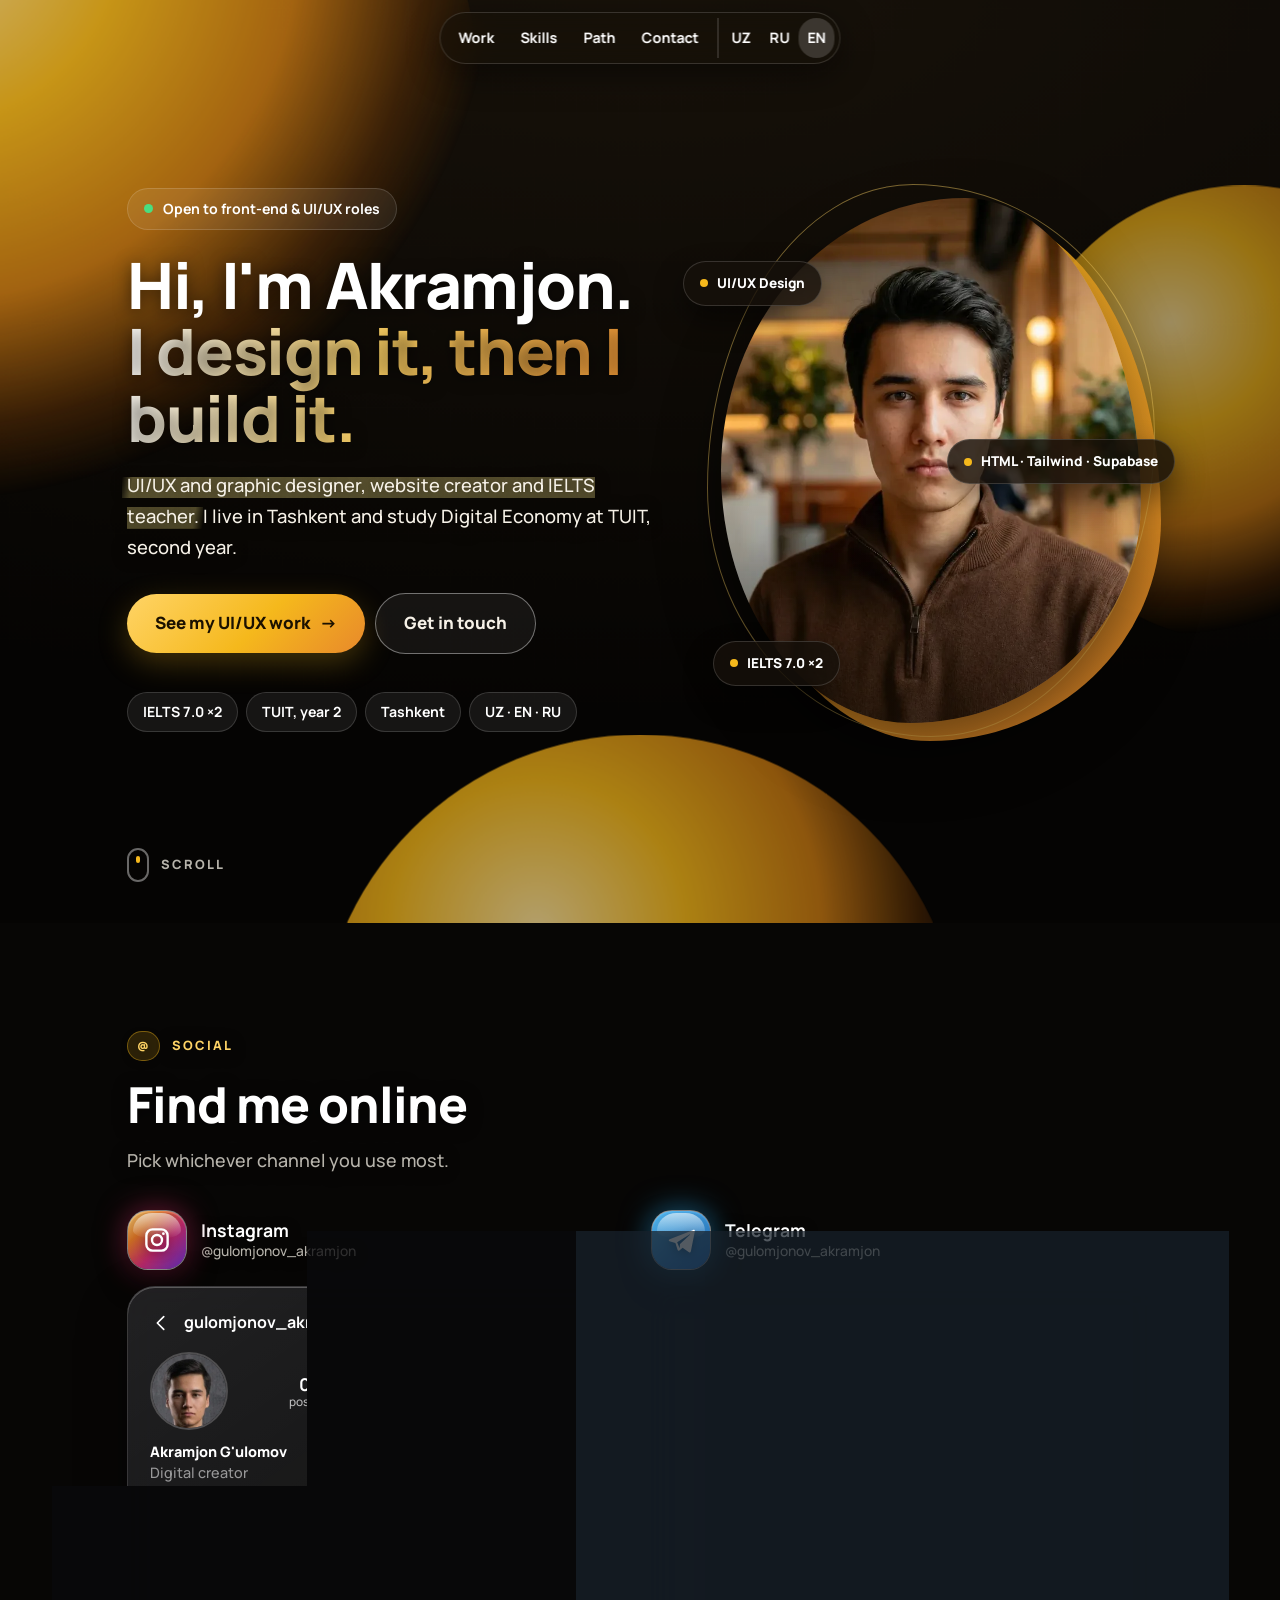
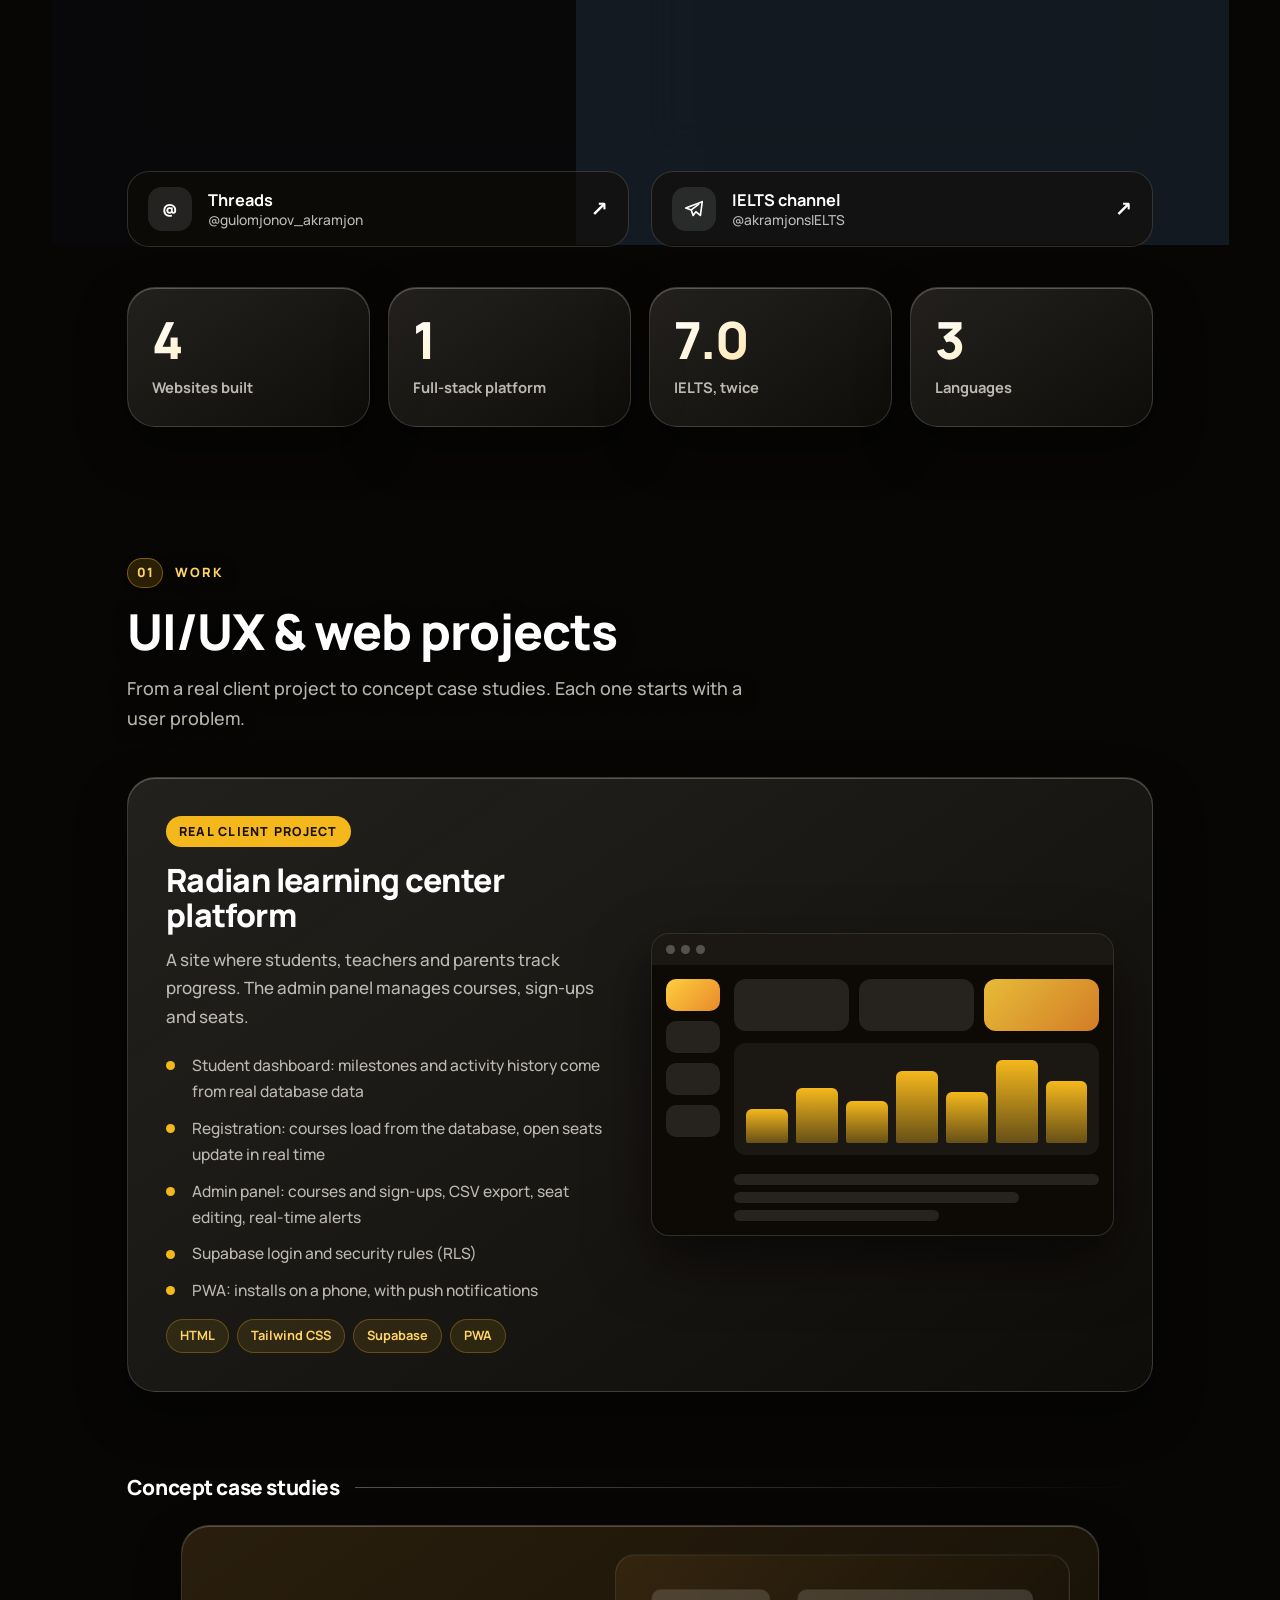
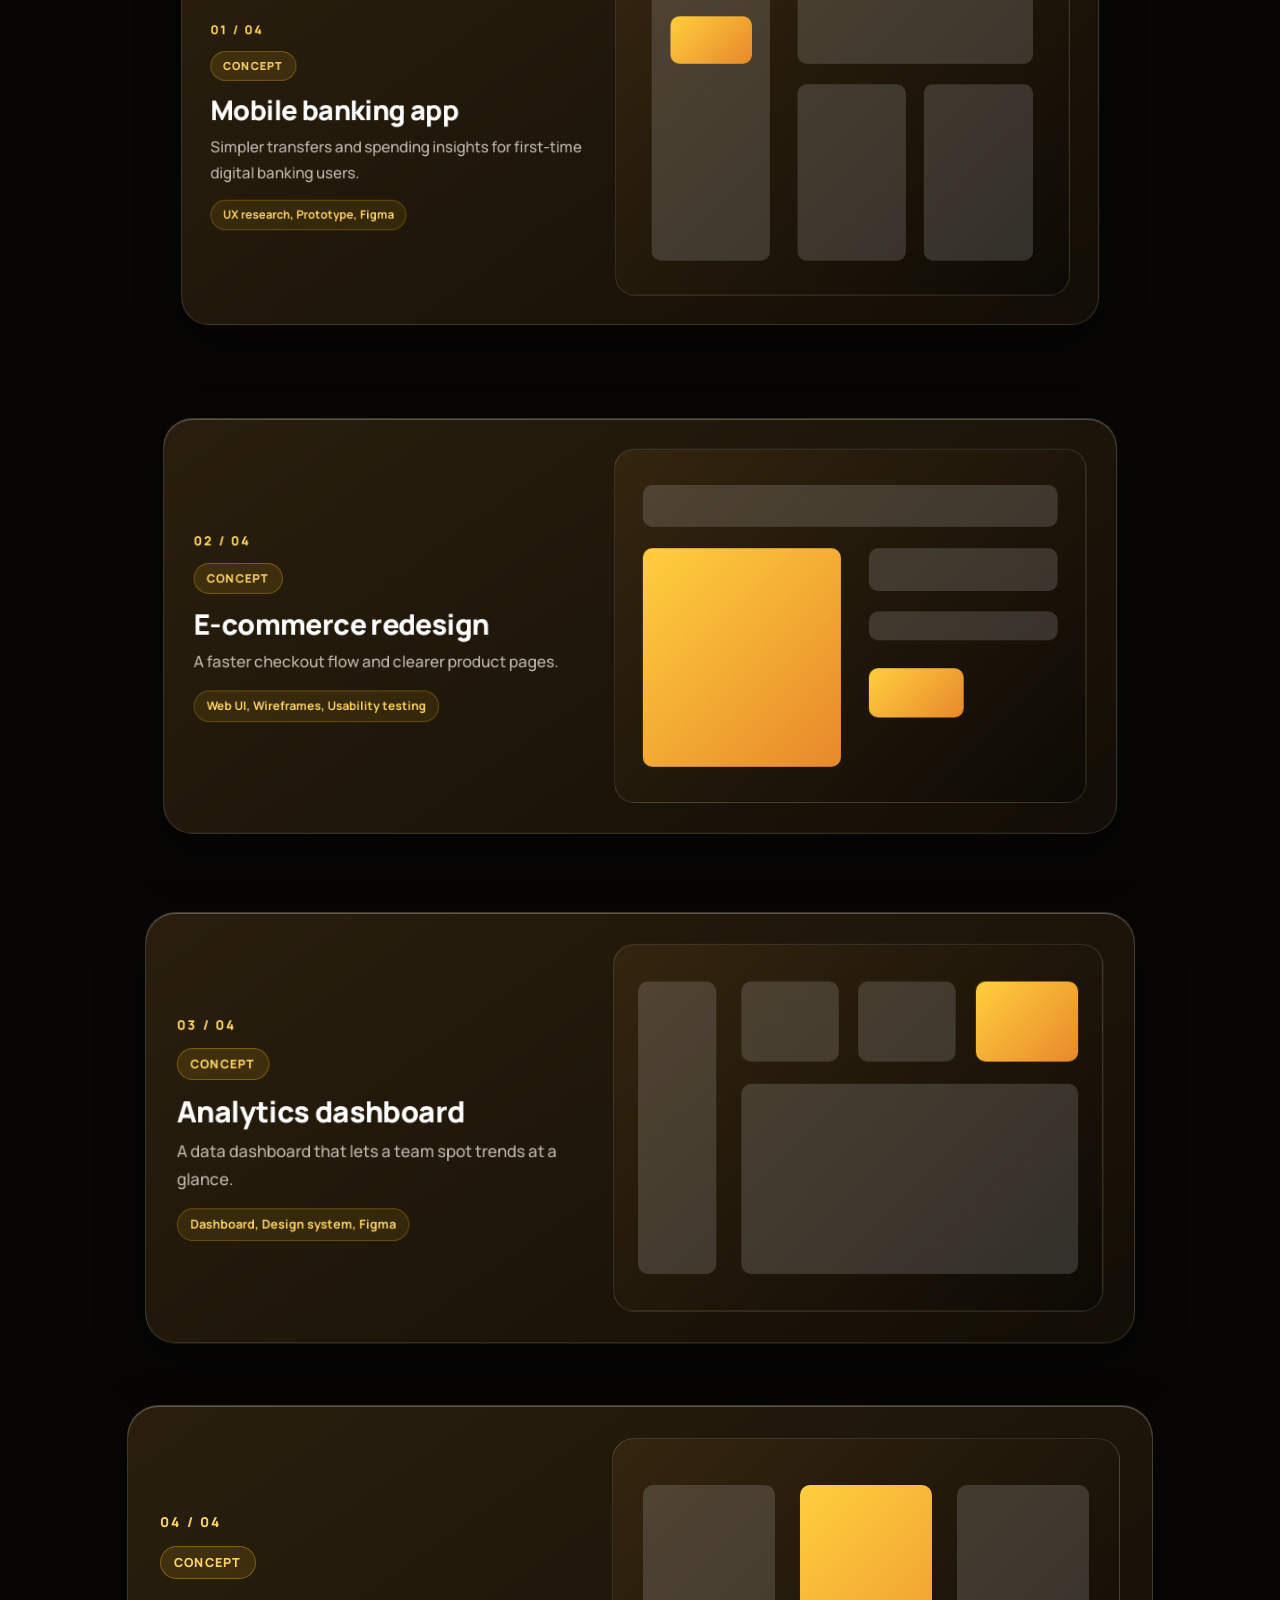
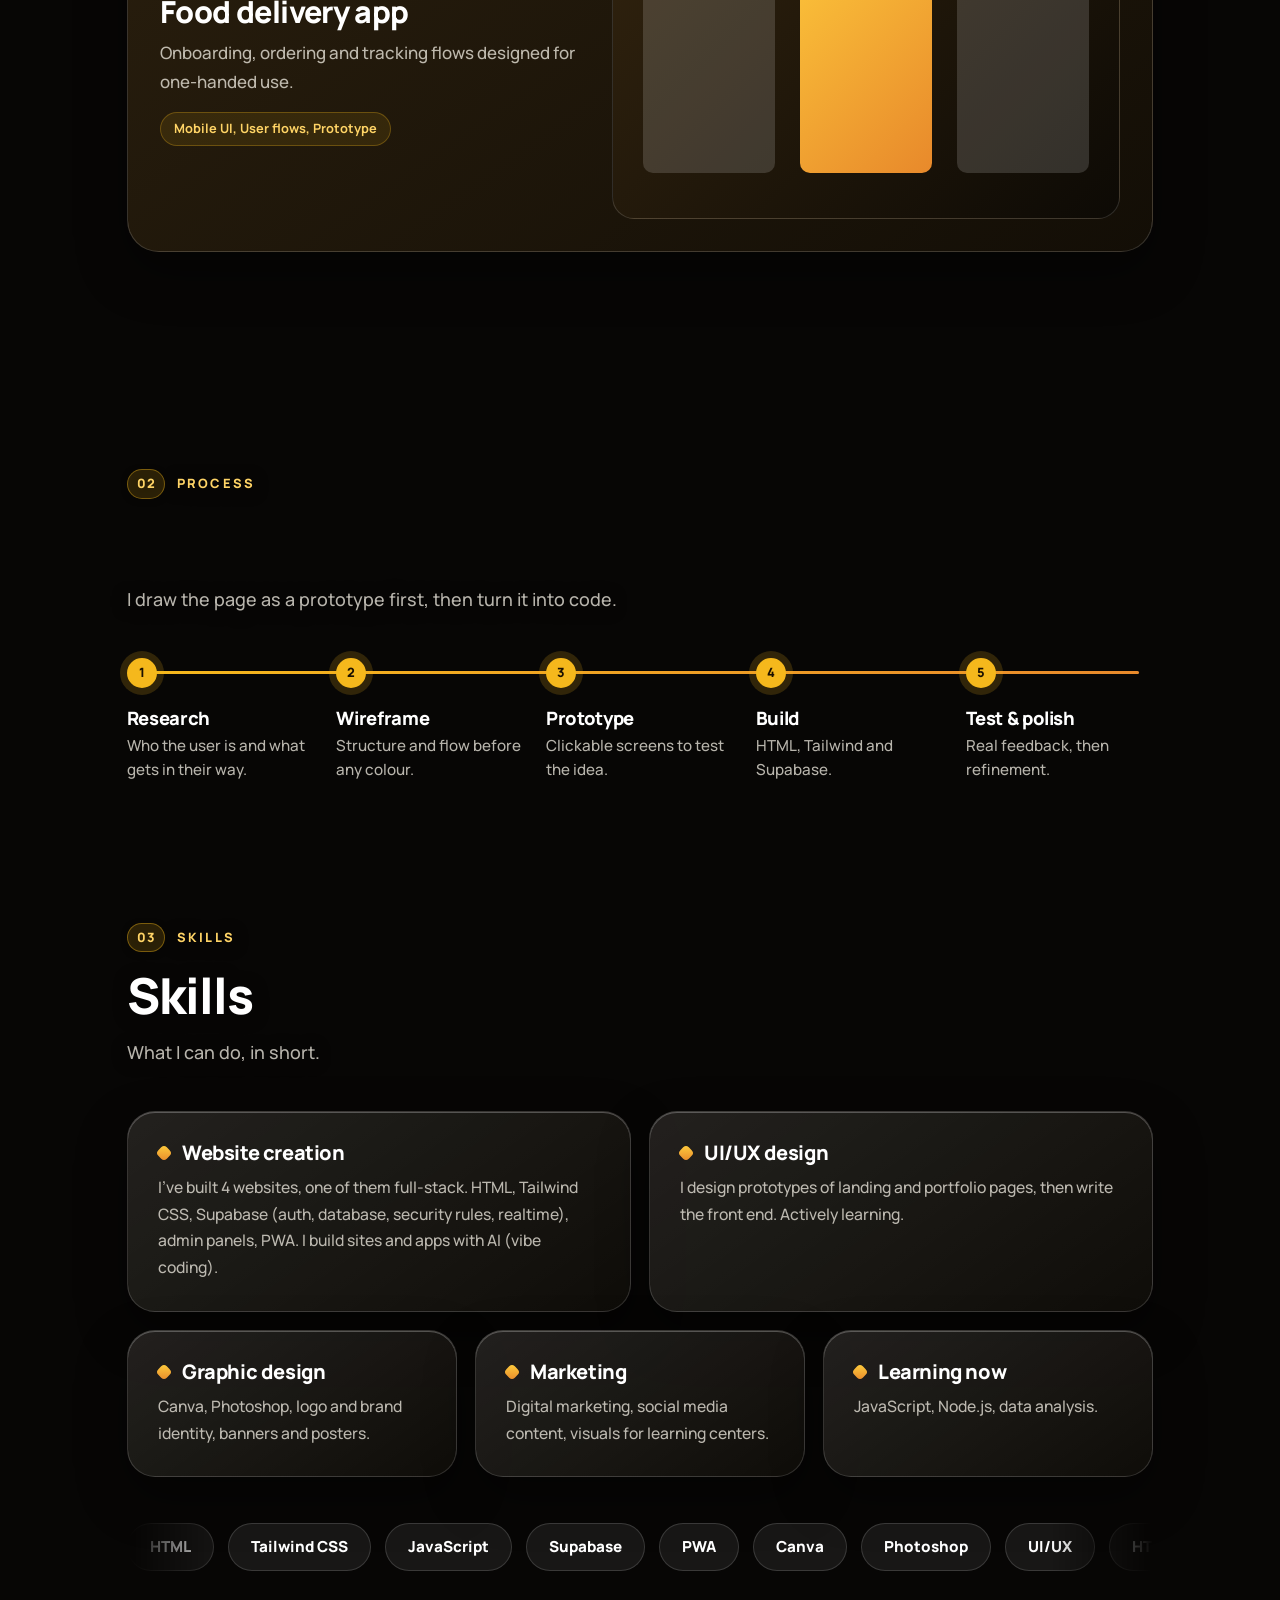
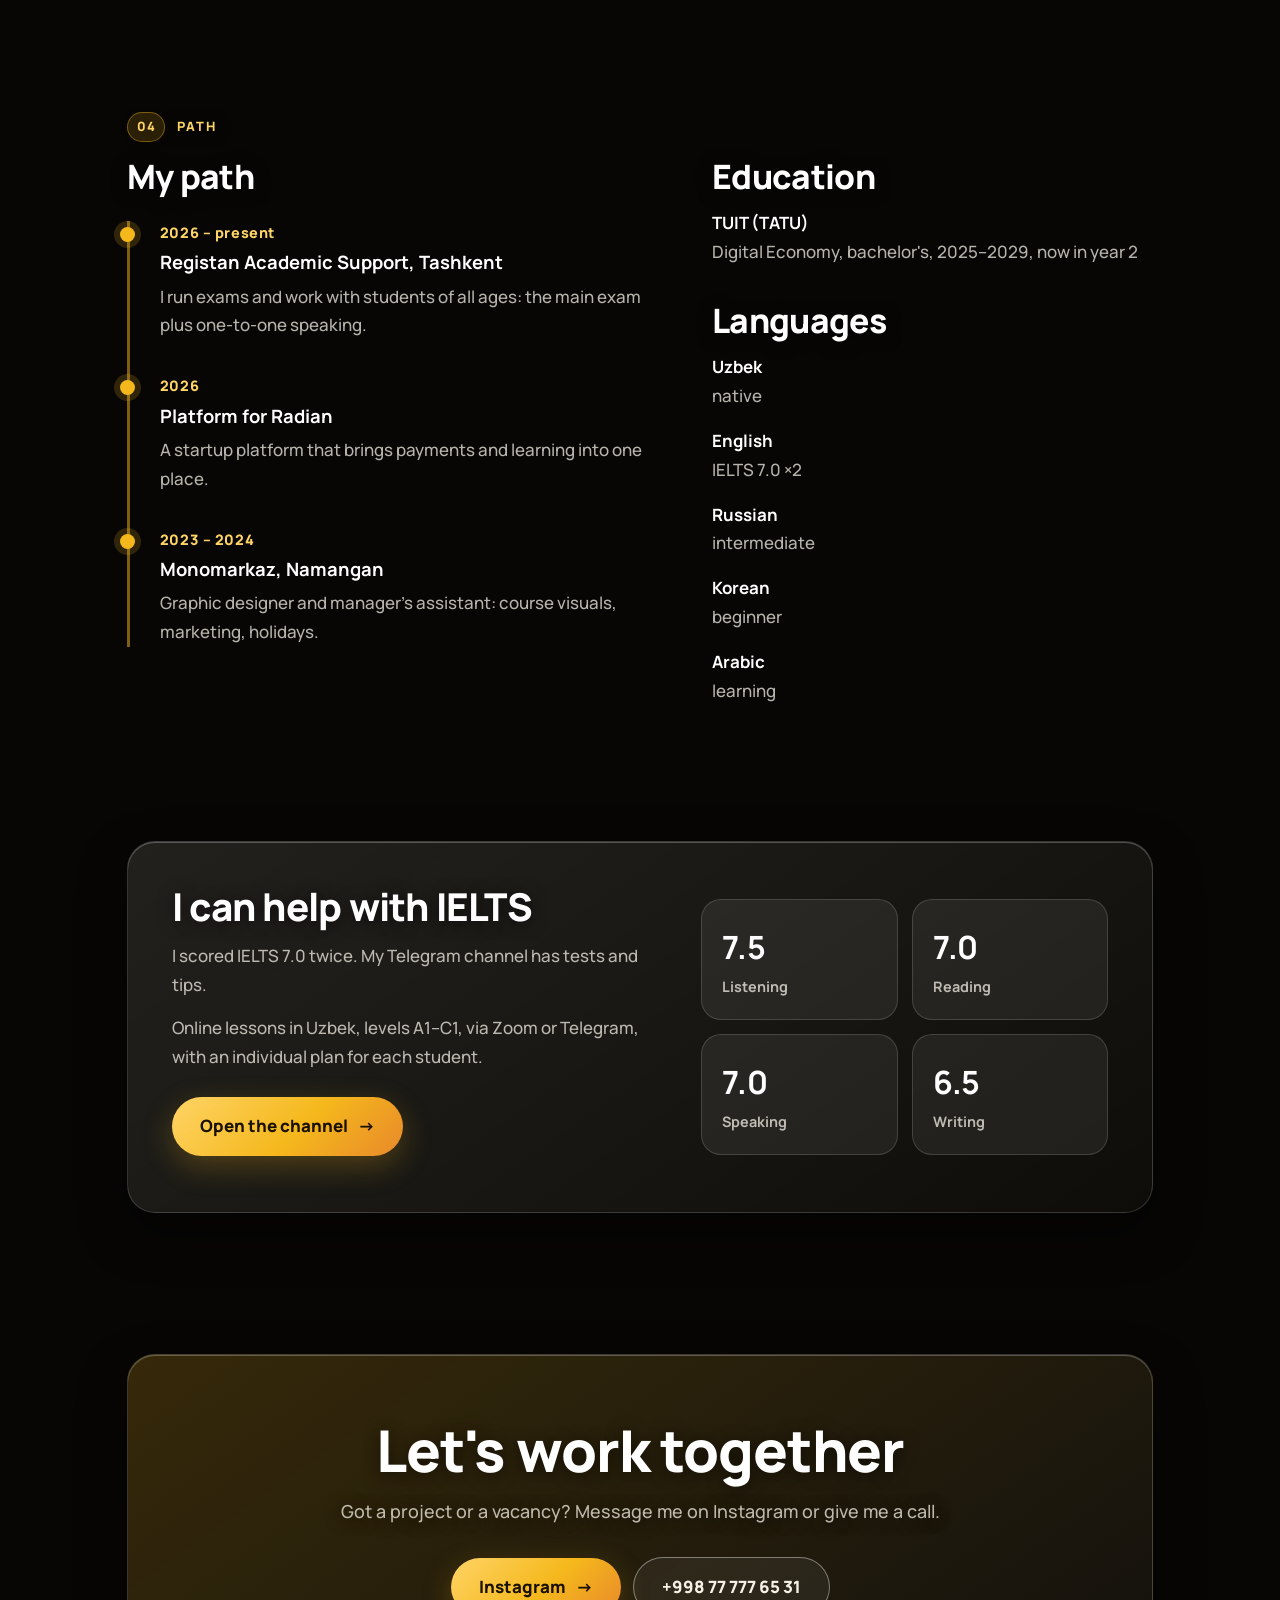
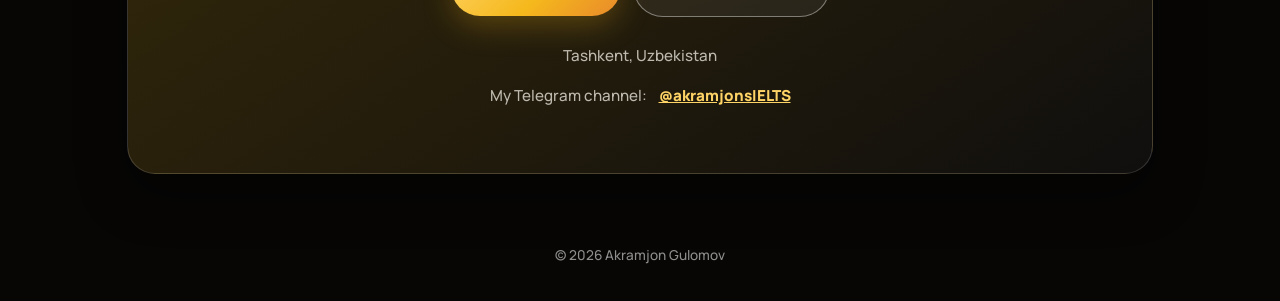
<file: public/portfolio.html>
<!DOCTYPE html>
<html lang="en"><head><meta charset="utf-8"><meta name="viewport" content="width=device-width,initial-scale=1">
<title>Akramjon Gulomov · UI/UX & Web Designer</title>
<meta name="description" content="Akramjon Gulomov: UI/UX designer, graphic designer and website creator from Tashkent.">
<meta property="og:title" content="Akramjon Gulomov · UI/UX & Web Designer"><meta name="theme-color" content="#070605">
<link rel="icon" href="data:image/svg+xml,%3Csvg xmlns='http://www.w3.org/2000/svg' viewBox='0 0 64 64'%3E%3Crect width='64' height='64' rx='18' fill='%23f5b81c'/%3E%3Ctext x='32' y='44' font-size='34' font-family='Arial' font-weight='800' text-anchor='middle' fill='%231b1100'%3EA%3C/text%3E%3C/svg%3E">
<script>document.documentElement.classList.add("js")</script>
<link rel="preconnect" href="https://fonts.googleapis.com"><link rel="preconnect" href="https://fonts.gstatic.com" crossorigin>
<link href="https://fonts.googleapis.com/css2?family=Manrope:wght@500;600;700;800&display=swap" rel="stylesheet">
<style>
:root{--gold:#f5b81c;--gold2:#ffd466;--amber:#e8892b;--ink:#f6f1e7;--mut:rgba(246,241,231,.74);--bg:#070605;--edge:rgba(255,255,255,.15);--e:cubic-bezier(.2,.7,.2,1)}
*{box-sizing:border-box;margin:0}
html{scroll-behavior:smooth;scroll-padding-top:90px;background:var(--bg)}
body{-webkit-tap-highlight-color:transparent;font:500 1.06rem/1.7 Manrope,system-ui,-apple-system,"Segoe UI",sans-serif;color:var(--ink);-webkit-font-smoothing:antialiased;overflow-x:clip}
h1,h2,h3{font-weight:800;letter-spacing:-.02em;line-height:1.1;color:#fff}
a{color:inherit}ul{list-style:none;padding:0}
:focus-visible{outline:3px solid var(--gold);outline-offset:3px;border-radius:8px}
section{position:relative;max-width:1180px;margin:auto;padding:130px 6vw 10px}
p{color:var(--mut)}
h1,h2,.eyebrow,.lead,.sub{text-shadow:0 2px 16px rgba(0,0,0,.55)}

/* ---------- background: only transform animations, no blur filters ---------- */
.orbs{position:fixed;inset:0;z-index:-1;overflow:hidden;contain:strict;will-change:transform;transform:scale(calc(1 + var(--v,0)*.05));background:radial-gradient(120% 80% at 50% 0%,#18120a,#050403)}
.orb{position:absolute;border-radius:50%;will-change:transform,translate;animation:drift var(--t,40s) ease-in-out infinite alternate;
 translate:calc(var(--sp,0)*var(--tx,0vw) + var(--px,0)*var(--mm,0px)) calc(var(--sp,0)*var(--ty,0vh) + var(--py,0)*var(--mm,0px));scale:calc(1 + var(--sp,0)*var(--ks,0));
 transition:translate .7s var(--e),scale .7s var(--e);
 background:radial-gradient(circle at 34% 30%,#ffe39a 0,#f5b81c 24%,#c97a14 46%,rgba(120,62,8,.5) 62%,rgba(74,42,6,0) 71%)}
.o1{width:62vmax;height:62vmax;left:-24vmax;top:-22vmax;opacity:.8;--tx:22vw;--ty:70vh;--ks:.25;--mm:-26px}
.o2{width:34vmax;height:34vmax;right:-12vmax;top:22vh;opacity:.6;--t:52s;--tx:-12vw;--ty:-95vh;--ks:.3;--mm:34px}
.o3{width:48vmax;height:48vmax;left:26vw;bottom:-34vmax;opacity:.7;--t:60s;--tx:-22vw;--ty:-105vh;--ks:.2;--mm:-40px}
.o4{width:40vmax;height:40vmax;right:-16vmax;top:105vh;opacity:.65;--t:46s;--tx:-8vw;--ty:-100vh;--ks:.2;--mm:28px}
.glow{position:absolute;left:0;top:0;width:520px;height:520px;margin:-260px 0 0 -260px;border-radius:50%;opacity:0;transition:opacity .4s;will-change:transform;background:radial-gradient(circle,rgba(255,212,102,.17),transparent 65%)}
@keyframes drift{to{transform:translate3d(5vmax,-4vmax,0) scale(1.05)}}
.progress{position:fixed;top:0;left:0;right:0;height:3px;z-index:50;background:linear-gradient(90deg,#ffcf3d,#e8892b);transform-origin:0 50%;transform:scaleX(0);will-change:transform}

/* ---------- glass (gradient + edge, no backdrop blur on big surfaces) ---------- */
.glass{position:relative;overflow:hidden;border-radius:28px;border:1px solid var(--edge);background:linear-gradient(145deg,rgba(255,255,255,.1),rgba(255,255,255,.02)),rgba(14,10,5,.6);box-shadow:inset 0 1px 0 rgba(255,255,255,.26),0 20px 50px rgba(0,0,0,.4);transition:border-color .35s,box-shadow .35s,transform .45s var(--e)}
.glass::after{content:"";position:absolute;inset:0;pointer-events:none;opacity:0;transition:opacity .35s;background:radial-gradient(440px circle at var(--mx,50%) var(--my,0%),rgba(255,212,102,.15),transparent 62%)}
.glass:hover::after,.glass.hov::after,.glass:active::after{opacity:1}
.pad{padding:30px}

/* ---------- nav ---------- */
.bar{position:fixed;top:12px;left:50%;translate:-50% 0;z-index:40;display:flex;align-items:center;gap:4px;padding:5px;border-radius:99px;background:rgba(22,17,10,.66);-webkit-backdrop-filter:blur(16px) saturate(150%);backdrop-filter:blur(16px) saturate(150%);border:1px solid var(--edge);box-shadow:0 10px 34px rgba(0,0,0,.45);font-size:.9rem;font-weight:700}
nav{position:relative;display:flex}
nav a,.lang button{position:relative;z-index:1;padding:8px 13px;border-radius:99px;text-decoration:none;color:#fff;font:inherit;transition:color .3s}
#pill{position:absolute;top:0;height:100%;border-radius:99px;background:var(--gold);transition:left .45s var(--e),width .45s var(--e),opacity .3s}
nav a.on{color:#1b1100}
.lang{display:flex;border-left:1px solid rgba(255,255,255,.25);padding-left:4px;margin-left:2px}
.lang button{border:0;background:none;cursor:pointer;padding:8px 9px}
.lang button[aria-pressed=true]{background:rgba(255,255,255,.16)}

/* ---------- buttons / small bits ---------- */
.btn{display:inline-flex;align-items:center;gap:10px;padding:15px 28px;margin:0 10px 12px 0;border-radius:99px;background:linear-gradient(135deg,#ffd466,#f5b81c 55%,#e8892b);color:#1b1100;font-weight:800;text-decoration:none;box-shadow:0 10px 30px rgba(245,184,28,.25);position:relative;overflow:hidden;-webkit-tap-highlight-color:transparent;transition:transform .35s var(--e),box-shadow .35s,translate .3s var(--e),background .3s}
.btn:hover{transform:translateY(-3px);box-shadow:0 16px 36px rgba(245,184,28,.35)}
.btn span{transition:transform .35s var(--e)}.btn:hover span{transform:translateX(5px)}
.btn.o{background:rgba(255,255,255,.06);color:var(--ink);border:1.5px solid rgba(255,255,255,.4);box-shadow:none}
.btn.o:hover{background:rgba(255,255,255,.12)}
.eyebrow{display:inline-flex;align-items:center;gap:12px;margin-bottom:16px;font-size:.8rem;font-weight:800;letter-spacing:.16em;text-transform:uppercase;color:var(--gold2)}
.eyebrow:before{content:attr(data-n);padding:3px 9px;border-radius:99px;background:rgba(245,184,28,.16);border:1px solid rgba(245,184,28,.4);letter-spacing:.06em}
h2{font-size:clamp(1.9rem,4.2vw,3.1rem);margin-bottom:14px}
.lead{max-width:56ch;margin-bottom:44px;font-size:1.12rem}
.chips{display:flex;flex-wrap:wrap;gap:8px;margin-top:26px}
.chips li{padding:7px 15px;border-radius:99px;font-size:.88rem;font-weight:700;color:#fff;background:rgba(255,255,255,.07);border:1px solid var(--edge)}
.tags{display:flex;flex-wrap:wrap;gap:8px;margin-top:16px}
.tags span{padding:5px 13px;border-radius:99px;font-size:.8rem;font-weight:700;color:var(--gold2);background:rgba(245,184,28,.1);border:1px solid rgba(245,184,28,.28)}
mark{color:inherit;background:linear-gradient(100deg,rgba(255,236,140,0),rgba(255,236,140,.34) 2%,rgba(255,236,140,.3) 98%,rgba(255,236,140,0)) no-repeat 0 90%/0% 78%;padding:.05em .25em;margin:0 -.25em;animation:hl 2.2s cubic-bezier(.45,0,.25,1) .9s forwards}
@keyframes hl{to{background-size:100% 78%}}

/* ---------- hero ---------- */
#top{min-height:100svh;display:grid;grid-template-columns:1.1fr .9fr;align-items:center;gap:40px;padding-top:110px;padding-bottom:90px}
.hero-txt{opacity:var(--f,1);translate:0 calc(var(--y,0)*.06px)}
.hero-txt>*{animation:in .9s var(--e) both;animation-delay:calc(var(--i)*.1s + .1s)}
@keyframes in{from{opacity:0;translate:0 26px}}
.open{display:inline-flex;align-items:center;gap:10px;padding:8px 16px;margin-bottom:22px;border-radius:99px;font-size:.88rem;font-weight:700;color:#fff;background:rgba(255,255,255,.07);border:1px solid var(--edge)}
.open i{width:9px;height:9px;border-radius:50%;background:#4ade80;animation:ping 2s infinite}
@keyframes ping{0%{box-shadow:0 0 0 0 rgba(74,222,128,.6)}70%,100%{box-shadow:0 0 0 10px rgba(74,222,128,0)}}
h1{font-size:clamp(2.3rem,5vw,4.1rem);line-height:1.04;margin-bottom:12px}
.grad{display:block;background:linear-gradient(100deg,#fff 0%,var(--gold2) 45%,var(--amber) 100%);-webkit-background-clip:text;background-clip:text;color:transparent}
#top .sub{max-width:44ch;font-size:1.15rem;margin:18px 0 30px;color:#f6f1e7}
.ph-wrap{position:relative;justify-self:center;translate:0 calc(var(--y,0)*.12px)}
.ph{position:relative;width:min(420px,78vw);aspect-ratio:4/5;animation:phin 1.1s var(--e) .2s both;transform:perspective(900px) rotateX(var(--rx,0deg)) rotateY(var(--ry,0deg));transition:transform .3s ease-out}
@keyframes phin{from{opacity:0;scale:.9}}
.ph:before{content:"";position:absolute;inset:0;translate:20px 18px;background:linear-gradient(145deg,var(--gold),var(--amber));border-radius:58% 42% 55% 45%/52% 58% 42% 48%;animation:spin 30s linear infinite;opacity:.9}
.ph:after{content:"";position:absolute;inset:-14px;border:1.5px solid rgba(255,212,102,.45);border-radius:46% 54% 50% 50%/55% 45% 55% 45%;animation:spin 44s linear infinite reverse}
@keyframes spin{to{transform:rotate(360deg)}}
.ph .img{position:absolute;inset:0;overflow:hidden;z-index:1;border-radius:58% 42% 55% 45%/52% 58% 42% 48%;animation:morph 18s ease-in-out infinite;box-shadow:0 30px 60px rgba(0,0,0,.5)}
.ph img{width:100%;height:100%;object-fit:cover;object-position:50% 18%;display:block}
.ph .img:after{content:"";position:absolute;inset:0;background:linear-gradient(to top,rgba(24,14,4,.5),transparent 42%)}
@keyframes morph{0%,100%{border-radius:58% 42% 55% 45%/52% 58% 42% 48%}33%{border-radius:42% 58% 40% 60%/58% 42% 58% 42%}66%{border-radius:52% 48% 62% 38%/42% 55% 45% 58%}}
.fc{position:absolute;z-index:2;display:flex;align-items:center;gap:9px;padding:10px 16px;border-radius:99px;font-size:.85rem;font-weight:800;color:#fff;white-space:nowrap;background:rgba(22,17,10,.82);border:1px solid var(--edge);box-shadow:0 14px 30px rgba(0,0,0,.45);animation:float 6s ease-in-out infinite;translate:0 calc(var(--y,0)*var(--k,0)*1px)}
.fc:before{content:"";width:8px;height:8px;border-radius:50%;background:var(--gold)}
.fc1{left:-9%;top:12%;--k:-.1}.fc2{right:-8%;top:46%;--k:-.2;animation-delay:-2s}.fc3{left:-2%;bottom:7%;--k:-.06;animation-delay:-4s}
@keyframes float{50%{transform:translate3d(0,-10px,0)}}
.cue{position:absolute;left:6vw;bottom:18px;display:flex;align-items:center;gap:12px;font-size:.8rem;font-weight:800;letter-spacing:.16em;text-transform:uppercase;color:var(--mut);opacity:var(--f,1)}
.cue i{width:22px;height:34px;border:2px solid rgba(255,255,255,.4);border-radius:99px;position:relative}
.cue i:after{content:"";position:absolute;left:50%;top:6px;width:4px;height:7px;margin-left:-2px;border-radius:4px;background:var(--gold);animation:wheel 1.8s ease-in-out infinite}
@keyframes wheel{0%{transform:translateY(0);opacity:1}80%,100%{transform:translateY(12px);opacity:0}}

/* ---------- stats ---------- */
.stats{display:grid;grid-template-columns:repeat(4,1fr);gap:18px;padding-top:30px;padding-bottom:0}
.stat{padding:26px 24px}
.stat b{display:block;font-size:clamp(2.2rem,4.4vw,3.2rem);font-weight:800;letter-spacing:-.03em;line-height:1;background:linear-gradient(135deg,#fff,var(--gold2));-webkit-background-clip:text;background-clip:text;color:transparent}
.stat span{display:block;margin-top:10px;font-size:.92rem;font-weight:700;color:var(--mut)}

/* ---------- reveal (individual transform props, so hover/JS transforms never clash) ---------- */
.js .rv{opacity:0;translate:0 30px;scale:.98;transition-property:opacity,translate,scale,transform,border-color,box-shadow;transition-duration:.8s,.8s,.8s,.45s,.35s,.35s;transition-timing-function:var(--e);transition-delay:calc(var(--d,0)*80ms),calc(var(--d,0)*80ms),calc(var(--d,0)*80ms),0s,0s,0s}
.js .rv.vis{opacity:1;translate:0 0;scale:1}

/* ---------- featured project ---------- */
.badge{display:inline-block;padding:5px 13px;margin-bottom:16px;border-radius:99px;font-size:.78rem;font-weight:800;letter-spacing:.1em;text-transform:uppercase;color:#1b1100;background:var(--gold)}
.badge.c{color:var(--gold2);background:rgba(245,184,28,.12);border:1px solid rgba(245,184,28,.35)}
.feat{display:grid;grid-template-columns:1fr 1.05fr;gap:44px;align-items:center;padding:38px}
.feat h3{font-size:clamp(1.5rem,2.8vw,2rem);margin-bottom:12px}
.ft{margin:20px 0 4px}.ft li{position:relative;padding-left:26px;margin-bottom:10px;font-size:.97rem;color:var(--mut)}
.ft li:before{content:"";position:absolute;left:0;top:.6em;width:9px;height:9px;border-radius:50%;background:var(--gold)}
.win{border-radius:18px;overflow:hidden;background:#0d0a05;border:1px solid var(--edge);box-shadow:0 24px 60px rgba(0,0,0,.55)}
.dots{display:flex;gap:6px;padding:11px 14px;background:rgba(255,255,255,.06)}.dots b{width:9px;height:9px;border-radius:50%;background:rgba(255,255,255,.25)}
.dash{display:grid;grid-template-columns:54px 1fr;gap:14px;padding:14px;height:270px}
.dash aside{display:flex;flex-direction:column;gap:10px}.dash aside i{height:32px;border-radius:10px;background:rgba(255,255,255,.1)}.dash aside i.a{background:linear-gradient(135deg,#ffcf3d,#e8892b)}
.dash .main{display:grid;grid-template-rows:auto 1fr auto;gap:12px;min-width:0}
.row3{display:grid;grid-template-columns:repeat(3,1fr);gap:10px}.row3 i{height:52px;border-radius:12px;background:rgba(255,255,255,.1)}.row3 i.a{background:linear-gradient(135deg,rgba(255,207,61,.9),rgba(232,137,43,.9))}
.chart{display:flex;align-items:flex-end;gap:8px;padding:12px;border-radius:12px;background:rgba(255,255,255,.06)}
.chart s{flex:1;height:var(--h);border-radius:6px 6px 2px 2px;background:linear-gradient(to top,rgba(245,184,28,.35),var(--gold));transform-origin:50% 100%;transform:scaleY(.15);transition:transform .9s var(--e);transition-delay:calc(var(--k,0)*70ms + .3s);text-decoration:none}
.vis .chart s{transform:none}
.list i{display:block;height:11px;border-radius:6px;background:rgba(255,255,255,.1);margin-top:7px}.list i:nth-child(2){width:78%}.list i:nth-child(3){width:56%}

/* ---------- concept case studies: sticky stack ---------- */
.sub-h{display:flex;align-items:center;gap:16px;margin:84px 0 26px;font-size:1.3rem;font-weight:800;color:#fff}
.sub-h:after{content:"";flex:1;height:1px;background:linear-gradient(90deg,rgba(255,255,255,.3),transparent)}
.stack{padding-bottom:30px}
.sc-card{position:sticky;top:calc(92px + var(--i)*16px);display:grid;grid-template-columns:.9fr 1.1fr;gap:36px;align-items:center;margin-bottom:46px;padding:32px;transform-origin:50% 0;will-change:transform;background:linear-gradient(145deg,#2a1f0e,#130e06);border-radius:32px}
.sc-card .no{font-size:.85rem;font-weight:800;letter-spacing:.16em;color:var(--gold2);margin-bottom:12px;display:block}
.sc-card h3{font-size:clamp(1.4rem,2.6vw,1.9rem);margin-bottom:10px}
.mock{position:relative;aspect-ratio:4/3;border-radius:22px;overflow:hidden;background:linear-gradient(135deg,#34250f,#0d0a05);border:1px solid rgba(255,255,255,.14)}
.mock i{position:absolute;display:block;border-radius:10px;background:rgba(255,255,255,.15);opacity:0;transform:scale(.86);transition:opacity .6s var(--e),transform .6s var(--e);transition-delay:calc(var(--k,0)*90ms + .2s)}
.mock i.a{background:linear-gradient(135deg,#ffcf3d,#e8892b)}
.vis .mock i{opacity:1;transform:none}
.mock i:nth-child(1){--k:0}.mock i:nth-child(2){--k:1}.mock i:nth-child(3){--k:2}.mock i:nth-child(4){--k:3}.mock i:nth-child(5){--k:4}

/* ---------- process ---------- */
.steps{position:relative;display:grid;grid-template-columns:repeat(5,1fr);gap:22px;padding-top:50px}
.steps:before,.steps:after{content:"";position:absolute;top:13px;left:14px;right:14px;height:3px;border-radius:3px;background:rgba(255,255,255,.14)}
.steps:after{background:linear-gradient(90deg,var(--gold),var(--amber));transform-origin:0 50%;transform:scaleX(var(--p,0));will-change:transform}
.st{position:relative;opacity:.45;transition:opacity .5s}
.st.on{opacity:1}
.st .dot{position:absolute;top:-50px;left:0;width:30px;height:30px;border-radius:50%;display:grid;place-items:center;z-index:1;font-size:.8rem;font-weight:800;color:#fff;background:#120d06;border:2px solid rgba(255,255,255,.3);transition:background .4s,border-color .4s,color .4s,box-shadow .4s,transform .4s var(--e)}
.st.on .dot{background:var(--gold);border-color:var(--gold);color:#1b1100;box-shadow:0 0 0 7px rgba(245,184,28,.18)}
.st h3{font-size:1.15rem;margin-bottom:6px}.st p{font-size:.95rem;line-height:1.55}

/* ---------- skills bento ---------- */
.bento{display:grid;grid-template-columns:repeat(6,1fr);gap:18px}
.s3{grid-column:span 3}.s2{grid-column:span 2}
.bento h3{font-size:1.25rem;margin-bottom:10px;display:flex;align-items:center;gap:12px}
.bento h3:before{content:"";width:12px;height:12px;border-radius:4px;background:linear-gradient(135deg,#ffcf3d,#e8892b);rotate:45deg}
.bento p{font-size:.98rem}
.mq{margin-top:46px;overflow:hidden;-webkit-mask-image:linear-gradient(90deg,transparent,#000 10%,#000 90%,transparent);mask-image:linear-gradient(90deg,transparent,#000 10%,#000 90%,transparent)}
.mq-t{display:flex;gap:14px;width:max-content;animation:mq 36s linear infinite}
.mq:hover .mq-t{animation-play-state:paused}
.mq span{padding:10px 22px;border-radius:99px;font-weight:800;font-size:.95rem;color:#fff;background:rgba(255,255,255,.07);border:1px solid var(--edge)}
@keyframes mq{to{transform:translate3d(-50%,0,0)}}

/* ---------- path ---------- */
.two{display:grid;grid-template-columns:1.2fr 1fr;gap:56px}
.tl{border-left:3px solid rgba(245,184,28,.5);padding-left:30px;margin-top:26px}
.tl>div{position:relative;margin-bottom:34px}
.tl>div:before{content:"";position:absolute;left:-40px;top:6px;width:15px;height:15px;border-radius:50%;background:var(--gold);box-shadow:0 0 0 6px rgba(245,184,28,.18)}
.tl i{display:block;font-style:normal;font-weight:800;color:var(--gold2);font-size:.9rem;letter-spacing:.04em}
.tl b{display:block;font-size:1.15rem;color:#fff;margin:2px 0 4px}
.two li{margin-bottom:16px;color:var(--mut)}.two li b{display:block;color:#fff}
.two h2+ul{margin-bottom:36px}.two h2{font-size:clamp(1.5rem,3vw,2.1rem)}

/* ---------- ielts ---------- */
#ielts{padding-top:90px}
.ie{display:grid;grid-template-columns:1.2fr 1fr;gap:40px;align-items:center;padding:44px}
.ie h2{font-size:clamp(1.7rem,3.4vw,2.4rem)}.ie p{margin-bottom:14px;max-width:46ch}
.sc{display:grid;grid-template-columns:1fr 1fr;gap:14px}
.sc div{padding:20px;border-radius:20px;background:rgba(255,255,255,.07);border:1px solid var(--edge);font-weight:700;font-size:.9rem;color:var(--mut)}
.sc b{display:block;font-size:2rem;color:#fff;letter-spacing:-.02em}

/* ---------- contact ---------- */
#contact{padding-bottom:60px}
.ct{padding:64px 6vw;text-align:center;background:linear-gradient(145deg,rgba(245,184,28,.2),rgba(255,255,255,.04))}
.ct h2{font-size:clamp(2rem,5vw,3.6rem)}.ct .lead{margin-inline:auto;margin-bottom:30px}
.ct .btn{margin:0 6px 12px}
.ct .btn:first-of-type{animation:ring 2.6s infinite}
@keyframes ring{0%{box-shadow:0 0 0 0 rgba(245,184,28,.55)}70%,100%{box-shadow:0 0 0 18px rgba(245,184,28,0)}}
.ch{margin-top:14px;font-size:.95rem}.ch a{margin-left:12px;color:var(--gold2);font-weight:800}
footer{text-align:center;padding:10px 24px 34px;color:rgba(255,255,255,.55);font-size:.85rem}

@property --mx{syntax:"<length-percentage>";inherits:true;initial-value:50%}
@property --my{syntax:"<length-percentage>";inherits:true;initial-value:0%}
/* ---------- hover (desktop) + in-view / press (touch) interactions ---------- */
.glass::before{content:"";position:absolute;inset:0;border-radius:inherit;padding:1.5px;pointer-events:none;opacity:0;transition:opacity .35s;z-index:2;
 background:radial-gradient(300px circle at var(--mx) var(--my),rgba(255,226,140,.95),rgba(245,184,28,.35) 45%,transparent 70%);
 -webkit-mask:linear-gradient(#000 0 0) content-box,linear-gradient(#000 0 0);-webkit-mask-composite:xor;mask:linear-gradient(#000 0 0) content-box exclude,linear-gradient(#000 0 0)}
.glass:hover::before,.glass.hov::before{opacity:1}
.glass.hov::before,.glass.hov::after{animation:sweep 2.6s ease-in-out infinite alternate}
@keyframes sweep{from{--mx:8%}to{--mx:92%}}
.glass[data-tilt]{transform:perspective(900px) rotateX(var(--rx,0deg)) rotateY(var(--ry,0deg)) scale(var(--hs,1))}
.glass[data-tilt]:is(:hover,.hov){--hs:1.015}
.glass:is(.pad,.stat,.feat,.ie,.sc-card,.pcard,.tgcard):is(:hover,.hov){box-shadow:inset 0 1px 0 rgba(255,255,255,.3),0 30px 64px rgba(0,0,0,.55),0 0 38px rgba(245,184,28,.14)}
.bento h3:before{transition:rotate .6s var(--e),scale .6s var(--e)}
.bento .glass:is(:hover,.hov) h3:before{rotate:225deg;scale:1.3}
.stat b{transition:transform .5s var(--e);transform-origin:0 60%}.stat:is(:hover,.hov) b{transform:scale(1.1)}
.feat .win{transition:transform .7s var(--e)}.feat:is(:hover,.hov) .win{transform:perspective(1000px) rotateY(-5deg) rotateX(3deg) scale(1.025)}
.sc-card .mock{transition:transform .6s var(--e)}.sc-card:is(:hover,.hov) .mock{transform:scale(1.035) rotate(-.8deg)}
.chips li,.tags span,.mq span{background-image:linear-gradient(var(--gold),var(--gold));background-repeat:no-repeat;background-position:0 100%;background-size:100% 0%;transition:background-size .4s var(--e),color .3s,border-color .3s}
.chips li:hover,.tags span:hover,.mq span:hover{background-size:100% 100%;color:#1b1100;border-color:var(--gold)}
.fc{transition:scale .35s var(--e),border-color .3s}.fc:hover{scale:1.1;border-color:var(--gold)}
nav a:not(.on):hover,.lang button:hover{background:rgba(255,255,255,.12)}
.tl>div:before{transition:scale .4s var(--e)}.tl>div:is(:hover,.hov):before{scale:1.45}
.tl b{transition:color .3s}.tl>div:is(:hover,.hov) b{color:var(--gold2)}
.st:is(:hover,.hov){opacity:1}.st:is(:hover,.hov) .dot{transform:scale(1.18)}
.sc div{transition:transform .35s var(--e),border-color .3s}.sc div:is(:hover,.hov){transform:translateY(-4px);border-color:var(--gold)}
.ch a{background:linear-gradient(currentColor,currentColor) no-repeat 0 100%/0 2px;transition:background-size .35s var(--e)}.ch a:hover{background-size:100% 2px}
.btn:after{content:"";position:absolute;top:0;bottom:0;left:0;width:55%;background:linear-gradient(100deg,transparent,rgba(255,255,255,.5),transparent);transform:translateX(-140%) skewX(-20deg);pointer-events:none}
.btn:hover:after{transform:translateX(260%) skewX(-20deg);transition:transform .85s var(--e)}
.btn:active{transform:scale(.97)}
@media(hover:none){.glass:active{transform:scale(.985)}.chips li:active,.tags span:active{transform:scale(.95)}}


/* ---------- socials ---------- */
.col{display:flex;flex-direction:column;gap:16px;min-width:0}.col>.pcard,.col>.tgcard{flex:1}
.plat{display:flex;align-items:center;gap:14px}
.plat-t{line-height:1.3;text-shadow:0 2px 12px rgba(0,0,0,.55)}.plat-t b{display:block;font-size:1.1rem;color:#fff}.plat-t small{display:block;font-size:.86rem;color:var(--mut)}
.lg-ic{position:relative;flex:none;display:grid;place-items:center;width:60px;height:60px;border-radius:21px;isolation:isolate;overflow:hidden;
 border:1px solid rgba(255,255,255,.42);-webkit-backdrop-filter:blur(14px) saturate(180%);backdrop-filter:blur(14px) saturate(180%);
 background:linear-gradient(145deg,rgba(255,255,255,.3),rgba(255,255,255,.05) 55%,rgba(255,255,255,.16));
 box-shadow:inset 0 1.5px 1px rgba(255,255,255,.7),inset 0 -10px 16px rgba(255,255,255,.08),0 14px 30px rgba(0,0,0,.42),0 0 30px var(--tint);
 transition:transform .55s var(--e),box-shadow .55s var(--e);animation:bob 5s ease-in-out infinite}
.lg-ic:before{content:"";position:absolute;inset:0;z-index:-1;background:var(--fill)}
.lg-ic:after{content:"";position:absolute;left:9%;right:9%;top:4%;height:44%;border-radius:50% 50% 60% 60%/85% 85% 40% 40%;background:linear-gradient(to bottom,rgba(255,255,255,.6),rgba(255,255,255,0));pointer-events:none}
.lg-ic svg{width:30px;height:30px;filter:drop-shadow(0 2px 4px rgba(0,0,0,.35))}
.lg-ic.ig{--tint:rgba(225,48,108,.5);--fill:linear-gradient(135deg,rgba(254,218,117,.8),rgba(250,126,30,.75) 28%,rgba(214,41,118,.8) 58%,rgba(98,40,215,.78))}
.lg-ic.tg{--tint:rgba(42,171,238,.55);--fill:linear-gradient(145deg,rgba(80,190,250,.9),rgba(30,110,200,.85))}
.plat:hover .lg-ic{transform:translateY(-4px) rotate(-6deg) scale(1.08);box-shadow:inset 0 1.5px 1px rgba(255,255,255,.8),inset 0 -10px 16px rgba(255,255,255,.1),0 20px 38px rgba(0,0,0,.5),0 0 44px var(--tint)}
@keyframes bob{50%{translate:0 -4px}}
.cards{display:grid;grid-template-columns:1fr 1fr;gap:22px;align-items:stretch}
.pcard,.tgcard{display:flex;flex-direction:column;min-width:0;color:#fff;text-decoration:none;border-radius:28px;-webkit-backdrop-filter:blur(16px) saturate(150%);backdrop-filter:blur(16px) saturate(150%)}
.pcard{padding:22px;background:linear-gradient(145deg,rgba(255,255,255,.1),rgba(255,255,255,.02)),rgba(10,10,12,.78)}
.tgcard{background:linear-gradient(145deg,rgba(255,255,255,.1),rgba(255,255,255,.02)),rgba(23,33,43,.74)}
.ig-bar{display:flex;align-items:center;gap:12px;font-weight:800;font-size:1rem}
.ig-bar b{flex:1;min-width:0;overflow:hidden;text-overflow:ellipsis;white-space:nowrap}
.ig-bar svg,.ig-tabs svg,.ig-btns svg{width:22px;height:22px;flex:none;fill:none;stroke:#fff;stroke-width:1.8;stroke-linecap:round;stroke-linejoin:round}
.ig-top{display:flex;align-items:center;gap:18px;margin:16px 0 12px}
.igav{flex:none;width:78px;height:78px;border-radius:50%;overflow:hidden;border:2px solid rgba(255,255,255,.22)}
.igav img{width:100%;height:100%;object-fit:cover;display:block}
.ig-stats{flex:1;min-width:0;display:grid;grid-template-columns:repeat(3,1fr);gap:4px;text-align:center}
.ig-stats b{display:block;font-size:1.1rem;line-height:1.2;color:#fff}
.ig-stats span{display:block;font-size:.74rem;line-height:1.2;color:rgba(255,255,255,.7)}
.ig-bio{font-size:.9rem;line-height:1.45;color:#f1f1f1}
.nm{font-weight:800;color:#fff}.ig-bio .dim{color:rgba(255,255,255,.55)}
.ig-lnk{display:flex;align-items:center;gap:6px;margin-top:3px;font-weight:700;color:#a8c7ff;overflow:hidden;white-space:nowrap;text-overflow:ellipsis}
.ig-lnk svg{width:15px;height:15px;flex:none;fill:none;stroke:currentColor;stroke-width:2;stroke-linecap:round}
.ig-th{display:inline-flex;align-items:center;gap:7px;margin-top:8px;padding:4px 11px 4px 5px;border-radius:99px;background:rgba(255,255,255,.1);font-size:.8rem;font-weight:700;color:#fff}
.ig-th i{display:grid;place-items:center;width:18px;height:18px;border-radius:50%;background:#fff;color:#000;font-style:normal;font-size:.7rem;font-weight:800}
.ig-btns{display:flex;gap:8px;margin:14px 0 18px}
.ig-btns span{display:grid;place-items:center;height:34px;border-radius:10px;font-weight:800;font-size:.88rem;color:#fff;background:rgba(255,255,255,.14);transition:filter .3s}
.ig-btns .b1{flex:1;background:#0095f6}.ig-btns .b2{flex:1}.ig-btns .b3{width:38px}
.pcard:is(:hover,.hov) .b1{filter:brightness(1.18)}
.ig-tabs{display:flex;margin:auto -22px -22px;border-top:1px solid rgba(255,255,255,.14)}
.ig-tabs span{flex:1;display:grid;place-items:center;height:44px;margin-top:-1px;opacity:.5;border-top:2px solid transparent}
.ig-tabs .on{opacity:1;border-color:#fff}
.tg-head{position:relative;display:flex;flex-direction:column;align-items:center;padding:28px 22px 20px;background:rgba(43,59,78,.5);text-align:center}
.tg-ic{position:absolute;top:18px;right:20px;display:flex;gap:18px}
.tg-ic svg{width:20px;height:20px;fill:none;stroke:rgba(255,255,255,.75);stroke-width:1.8;stroke-linecap:round;stroke-linejoin:round}
.tg-av{display:grid;place-items:center;width:92px;height:92px;border-radius:50%;font-size:2.4rem;font-weight:500;color:#fff;background:linear-gradient(180deg,#ffab5e,#e8632b);box-shadow:0 10px 26px rgba(232,99,43,.35)}
.tg-nm{margin-top:12px;font-weight:800;font-size:1.15rem}.tg-st{font-size:.88rem;color:#6ab3f3}
.tg-ch,.tg-row{position:relative;z-index:2;display:block;padding:14px 22px;color:inherit;text-decoration:none;transition:background .3s}
.tg-ch{display:flex;align-items:center;gap:14px;padding:16px 22px;border-bottom:1px solid rgba(255,255,255,.08)}
.tg-ch:hover,.tg-row:hover{background:rgba(255,255,255,.07)}
.tg-cav{flex:none;display:grid;place-items:center;width:52px;height:52px;border-radius:50%;font-weight:800;font-size:.9rem;color:var(--gold2);background:#1a2230;border:1px solid rgba(255,255,255,.14)}
.tg-ct{min-width:0;display:block;line-height:1.4}.tg-ct b{display:block;font-size:.98rem}
.tg-sn{display:block;font-size:.88rem;color:rgba(255,255,255,.62);overflow:hidden;text-overflow:ellipsis;white-space:nowrap}
.tg-ct small{display:block;font-size:.84rem;color:#8b9bb0}
.tg-row b{display:block;font-weight:600;font-size:1rem}.tg-row small{display:block;font-size:.85rem;color:#8b9bb0}
.tg-fill{flex:1}
.tg-open{position:static;z-index:auto;padding-bottom:18px}.tg-open b{color:#6ab3f3}
.tg-open:after{content:"";position:absolute;inset:0;z-index:1;border-radius:inherit}
.tg-open:focus-visible{outline:none}.tg-open:focus-visible:after{outline:3px solid var(--gold);outline-offset:-3px;border-radius:28px}
.tg-open .qr{position:absolute;right:22px;bottom:20px;width:22px;height:22px;fill:none;stroke:#6ab3f3;stroke-width:1.8;stroke-linejoin:round;z-index:2}
.slist{display:grid;grid-template-columns:1fr 1fr;gap:22px;margin-top:22px}
.srow{position:relative;display:flex;align-items:center;gap:16px;padding:15px 20px;border-radius:22px;text-decoration:none;color:#fff;border:1px solid var(--edge);background:rgba(18,13,7,.55);overflow:hidden;isolation:isolate}
.srow:before{content:"";position:absolute;inset:0;z-index:-1;background:linear-gradient(110deg,#ffd466,#f5b81c 55%,#e8892b);transform:translateX(-101%);transition:transform .55s var(--e)}
.srow .ic{flex:none;width:44px;height:44px;border-radius:14px;display:grid;place-items:center;background:rgba(255,255,255,.1);font-weight:800;transition:background .4s,transform .5s var(--e)}
.srow .ic svg{width:22px;height:22px;fill:none;stroke:currentColor;stroke-width:1.8;stroke-linecap:round;stroke-linejoin:round}
.srow .tx{flex:1;min-width:0;line-height:1.35}.srow .tx b{display:block;font-size:1.02rem}
.srow .tx small{display:block;font-size:.86rem;opacity:.72;overflow:hidden;text-overflow:ellipsis;white-space:nowrap}
.srow .go{flex:none;font-size:1.3rem;font-weight:800;transition:transform .45s var(--e)}
.srow:is(:hover,:focus-visible,.hov){color:#1b1100}
.srow:is(:hover,:focus-visible,.hov):before{transform:none}
.srow:is(:hover,:focus-visible,.hov) .ic{background:rgba(27,17,0,.14);transform:rotate(-8deg) scale(1.08)}
.srow:is(:hover,:focus-visible,.hov) .go{transform:translate(5px,-5px)}
.cur{position:fixed;left:0;top:0;width:38px;height:38px;margin:-19px 0 0 -19px;border:1.5px solid rgba(255,212,102,.8);border-radius:50%;z-index:60;pointer-events:none;opacity:0;will-change:transform;transition:opacity .3s,width .35s var(--e),height .35s var(--e),margin .35s var(--e),background .3s}
.cur.big{width:74px;height:74px;margin:-37px 0 0 -37px;background:rgba(245,184,28,.13)}

/* ---------- responsive ---------- */
@media(max-width:900px){
 #top{grid-template-columns:1fr;gap:26px;padding-top:104px}
 .ph-wrap{order:-1}.ph{width:62vw}
 .fc1{left:-4%}.fc2{right:-4%}.fc{font-size:.78rem;padding:8px 13px}
 .cue{display:none}
 .stats{grid-template-columns:1fr 1fr}
 .feat,.two,.ie,.cards,.slist{grid-template-columns:1fr;gap:22px}
 .feat{padding:26px}
 .sc-card{grid-template-columns:1fr;gap:22px;padding:22px;top:calc(84px + var(--i)*10px)}
 .steps{grid-template-columns:1fr;gap:34px;padding:0 0 0 52px}
 .steps:before,.steps:after{top:14px;bottom:14px;left:14px;right:auto;width:3px;height:auto}
 .steps:after{transform-origin:50% 0;transform:scaleY(var(--p,0))}
 .st .dot{top:0;left:-52px}
 .s3,.s2{grid-column:span 6}
 section{padding-top:100px}
}
@media(max-width:560px){.bar{font-size:.76rem;width:calc(100% - 16px);justify-content:space-between}nav{flex:1;justify-content:space-around}nav a{padding:8px 6px}.lang button{padding:8px 6px}.ct{padding:44px 22px}}
@media(prefers-reduced-motion:reduce){
 *,*:before,*:after{animation:none!important;transition:none!important}
 html{scroll-behavior:auto}
 .js .rv{opacity:1;translate:none;scale:1}
 .glass:hover,.glass.hov,.glass:active,.btn:hover,.btn:active{transform:none!important}.orb,.orbs{translate:none!important;scale:none!important;transform:none!important}.glow,.cur{display:none}.lg-ic{animation:none!important}.glass[data-tilt]{transform:none!important}.srow:before{transition:none}.ph{transform:none!important}
 mark{background-size:100% 78%}.mock i{opacity:1;transform:none}.chart s{transform:none}.st{opacity:1}
}
</style></head><body>
<div class="cur" aria-hidden="true"></div>
<div class="progress" aria-hidden="true"></div>
<div class="orbs" aria-hidden="true"><div class="orb o1"></div><div class="orb o2"></div><div class="orb o3"></div><div class="orb o4"></div><div class="glow"></div></div>

<header class="bar"><nav><span id="pill"></span><a href="#work" data-i18n="n1"></a><a href="#skills" data-i18n="n2"></a><a href="#path" data-i18n="n3"></a><a href="#contact" data-i18n="n4"></a></nav>
<div class="lang"><button data-l="uz">UZ</button><button data-l="ru">RU</button><button data-l="en">EN</button></div></header>

<section id="top" data-nav="">
 <div class="hero-txt">
  <div class="open" style="--i:0"><i></i><span data-i18n="open"></span></div>
  <h1 style="--i:1"><span data-i18n="h1"></span><span class="grad" data-i18n="h1b"></span></h1>
  <p class="sub" style="--i:2" data-i18n="sub"></p>
  <div style="--i:3"><a class="btn" href="#work"><b data-i18n="c1" style="font-weight:800"></b><span>→</span></a><a class="btn o" href="#contact" data-i18n="c2"></a></div>
  <ul class="chips" style="--i:4"><li>IELTS 7.0 ×2</li><li data-i18n="f2"></li><li data-i18n="f3"></li><li>UZ · EN · RU</li></ul>
 </div>
 <div class="ph-wrap">
  <div class="ph"><div class="img"><img src="[data-uri]" alt="Akramjon Gulomov" width="720" height="900" fetchpriority="high"></div></div>
  <span class="fc fc1">UI/UX Design</span><span class="fc fc2">HTML · Tailwind · Supabase</span><span class="fc fc3">IELTS 7.0 ×2</span>
 </div>
 <div class="cue" aria-hidden="true"><i></i><span data-i18n="sc"></span></div>
</section>

<section id="social" data-nav="">
 <span class="eyebrow rv" data-n="@" data-i18n="so_e"></span>
 <h2 class="rv" data-i18n="so_h"></h2><p class="lead rv" data-i18n="so_l" style="margin-bottom:34px"></p>
 <div class="cards">
  <div class="col"><div class="plat rv"><span class="lg-ic ig"><svg viewBox="0 0 24 24" aria-hidden="true"><rect x="3.5" y="3.5" width="17" height="17" rx="5" fill="none" stroke="#fff" stroke-width="1.9"/><circle cx="12" cy="12" r="4" fill="none" stroke="#fff" stroke-width="1.9"/><circle cx="17.1" cy="6.9" r="1.1" fill="#fff"/></svg></span><span class="plat-t"><b>Instagram</b><small>@gulomjonov_akramjon</small></span></div>
  <a class="glass pcard rv" style="--d:0" data-tilt="5" href="https://www.instagram.com/gulomjonov_akramjon/" target="_blank" rel="noopener" aria-label="Instagram: gulomjonov_akramjon">
   <div class="ig-bar"><svg viewBox="0 0 24 24" aria-hidden="true"><path d="M15 5l-7 7 7 7"/></svg><b>gulomjonov_akramjon</b><svg viewBox="0 0 24 24" aria-hidden="true"><path d="M12 3C7 3 3.5 6.5 3.5 11c0 2.4 1 4.4 2.6 5.8V21l3.3-1.8c.8.2 1.7.3 2.6.3 5 0 8.5-3.5 8.5-8S17 3 12 3z"/><path d="M7.5 13.5l3.2-3.4 2.4 2.1 3.4-2.9"/></svg><svg viewBox="0 0 24 24" aria-hidden="true"><circle cx="5" cy="12" r="1"/><circle cx="12" cy="12" r="1"/><circle cx="19" cy="12" r="1"/></svg></div>
   <div class="ig-top"><span class="igav"><img src="[data-uri]" alt="" width="200" height="200"></span>
    <div class="ig-stats"><div><b>0</b><span data-i18n="ig_p"></span></div><div><b>336</b><span data-i18n="ig_f"></span></div><div><b>203</b><span data-i18n="ig_g"></span></div></div></div>
   <div class="ig-bio"><div class="nm" data-i18n="ig_n"></div><div class="dim" data-i18n="ig_r"></div><div data-i18n="ig_u"></div>
    <span class="ig-lnk"><svg viewBox="0 0 24 24" aria-hidden="true"><path d="M10 14a4 4 0 0 0 5.7 0l3-3a4 4 0 0 0-5.7-5.7l-1 1M14 10a4 4 0 0 0-5.7 0l-3 3a4 4 0 0 0 5.7 5.7l1-1"/></svg>gulomovakramjon.github.io</span>
    <span class="ig-th"><i>@</i>gulomjonov_akramjon</span></div>
   <div class="ig-btns"><span class="b1" data-i18n="fol"></span><span class="b2" data-i18n="msg"></span><span class="b3"><svg viewBox="0 0 24 24" aria-hidden="true"><circle cx="10" cy="8" r="3.2"/><path d="M4 19c.7-3.2 3-5 6-5s5.3 1.8 6 5M18 8v6M15 11h6"/></svg></span></div>
   <div class="ig-tabs" aria-hidden="true"><span class="on"><svg viewBox="0 0 24 24"><path d="M4 4h6v6H4zM14 4h6v6h-6zM4 14h6v6H4zM14 14h6v6h-6z"/></svg></span><span><svg viewBox="0 0 24 24"><rect x="4" y="4" width="16" height="16" rx="4"/><path d="M4 9h16M9 4l3 5M14 4l3 5"/><path d="M10.5 12.5v4l3.5-2z"/></svg></span><span><svg viewBox="0 0 24 24"><rect x="4" y="4" width="16" height="16" rx="3"/><circle cx="12" cy="10" r="2.5"/><path d="M7.5 18c.8-2.4 2.5-3.5 4.5-3.5s3.7 1.1 4.5 3.5"/></svg></span></div>
  </a></div>

  <div class="col"><div class="plat rv"><span class="lg-ic tg"><svg viewBox="0 0 24 24" aria-hidden="true"><path fill="#fff" d="M21.4 4.1 2.9 11.3c-.9.4-.9 1.3-.1 1.6l4.7 1.5 1.8 5.6c.2.6.9.8 1.4.4l2.6-2.2 4.8 3.5c.8.5 1.6.2 1.8-.8L23 5.3c.3-1.3-.5-1.7-1.6-1.2zM8.9 13.7l9.8-6.1c.4-.3.8-.1.5.2l-8 7.3-.3 3.5z"/></svg></span><span class="plat-t"><b>Telegram</b><small>@gulomjonov_akramjon</small></span></div>
  <article class="glass tgcard rv" style="--d:1" data-tilt="5">
   <div class="tg-head"><div class="tg-ic" aria-hidden="true"><svg viewBox="0 0 24 24"><path d="M4 20l1-4L16.5 4.5a2 2 0 0 1 3 3L8 19z"/></svg><svg viewBox="0 0 24 24"><path d="M6 6l12 12M18 6L6 18"/></svg></div>
    <span class="tg-av" aria-hidden="true">A</span><div class="tg-nm" data-i18n="tg_n"></div><div class="tg-st" data-i18n="tg_s"></div></div>
   <a class="tg-ch" href="https://t.me/akramjonsIELTS" target="_blank" rel="noopener"><span class="tg-cav" aria-hidden="true">AJ</span>
    <span class="tg-ct"><b>Akramjon’s Blog</b><span class="tg-sn">Back then when i only focused on my educ…</span><small data-i18n="tg_cn"></small></span></a>
   <a class="tg-row" href="tel:+998777776531"><b>+998 77 777 65 31</b><small data-i18n="tg_ph"></small></a>
   <div class="tg-fill"></div>
   <a class="tg-row tg-open" href="https://t.me/gulomjonov_akramjon" target="_blank" rel="noopener"><b>@gulomjonov_akramjon</b><small data-i18n="tg_un"></small>
    <svg class="qr" viewBox="0 0 24 24" aria-hidden="true"><path d="M4 4h6v6H4zM14 4h6v6h-6zM4 14h6v6H4zM14 14h3v3h-3zM18 18h2v2h-2z"/></svg></a>
  </article></div>
 </div>
 <div class="slist">
  <a class="srow rv" style="--d:0" href="https://www.threads.net/@gulomjonov_akramjon" target="_blank" rel="noopener"><span class="ic">@</span><span class="tx"><b>Threads</b><small>@gulomjonov_akramjon</small></span><span class="go" aria-hidden="true">↗</span></a>
  <a class="srow rv" style="--d:1" href="https://t.me/akramjonsIELTS" target="_blank" rel="noopener"><span class="ic"><svg viewBox="0 0 24 24" aria-hidden="true"><path d="M21 4L3 11l6 2 2 6 3-4 5 4z"/><path d="M9 13l8-6"/></svg></span><span class="tx"><b data-i18n="t3"></b><small>@akramjonsIELTS</small></span><span class="go" aria-hidden="true">↗</span></a>
 </div>
</section>

<section class="stats" data-nav="" aria-label="Key numbers">
 <div class="glass stat rv" data-tilt="6" style="--d:0"><b class="num" data-to="4">4</b><span data-i18n="st1"></span></div>
 <div class="glass stat rv" data-tilt="6" style="--d:1"><b class="num" data-to="1">1</b><span data-i18n="st2"></span></div>
 <div class="glass stat rv" data-tilt="6" style="--d:2"><b class="num" data-to="7" data-dec="1">7.0</b><span data-i18n="st3"></span></div>
 <div class="glass stat rv" data-tilt="6" style="--d:3"><b class="num" data-to="3">3</b><span data-i18n="st4"></span></div>
</section>

<section id="work" data-nav="work">
 <span class="eyebrow rv" data-n="01" data-i18n="n1"></span>
 <h2 class="rv" data-i18n="w"></h2><p class="lead rv" data-i18n="wl"></p>

 <article class="glass feat rv" data-tilt="2.5">
  <div><span class="badge" data-i18n="fl"></span><h3 data-i18n="p1"></h3><p data-i18n="p1d"></p>
   <ul class="ft"><li data-i18n="r1"></li><li data-i18n="r2"></li><li data-i18n="r3"></li><li data-i18n="r4"></li><li data-i18n="r5"></li></ul>
   <div class="tags"><span>HTML</span><span>Tailwind CSS</span><span>Supabase</span><span>PWA</span></div></div>
  <div class="win" aria-hidden="true"><div class="dots"><b></b><b></b><b></b></div>
   <div class="dash"><aside><i class="a"></i><i></i><i></i><i></i></aside>
    <div class="main"><div class="row3"><i></i><i></i><i class="a"></i></div>
     <div class="chart"><s style="--h:38%;--k:0"></s><s style="--h:62%;--k:1"></s><s style="--h:48%;--k:2"></s><s style="--h:82%;--k:3"></s><s style="--h:58%;--k:4"></s><s style="--h:94%;--k:5"></s><s style="--h:70%;--k:6"></s></div>
     <div class="list"><i></i><i></i><i></i></div></div></div></div>
 </article>

 <h3 class="sub-h rv" data-i18n="cl"></h3>
 <div class="stack">
  <article class="glass sc-card" style="--i:0"><div><span class="no">01 / 04</span><span class="badge c" data-i18n="cn"></span><h3 data-i18n="q1"></h3><p data-i18n="q1d"></p><div class="tags"><span data-i18n="q1t"></span></div></div>
   <div class="mock" aria-hidden="true"><i style="left:8%;top:10%;width:26%;height:80%"></i><i class="a" style="left:12%;top:18%;width:18%;height:14%"></i><i style="left:40%;top:10%;width:52%;height:22%"></i><i style="left:40%;top:38%;width:24%;height:52%"></i><i style="left:68%;top:38%;width:24%;height:52%"></i></div></article>
  <article class="glass sc-card" style="--i:1"><div><span class="no">02 / 04</span><span class="badge c" data-i18n="cn"></span><h3 data-i18n="q2"></h3><p data-i18n="q2d"></p><div class="tags"><span data-i18n="q2t"></span></div></div>
   <div class="mock" aria-hidden="true"><i style="left:6%;top:10%;width:88%;height:12%"></i><i class="a" style="left:6%;top:28%;width:42%;height:62%"></i><i style="left:54%;top:28%;width:40%;height:12%"></i><i style="left:54%;top:46%;width:40%;height:8%"></i><i class="a" style="left:54%;top:62%;width:20%;height:14%"></i></div></article>
  <article class="glass sc-card" style="--i:2"><div><span class="no">03 / 04</span><span class="badge c" data-i18n="cn"></span><h3 data-i18n="q3"></h3><p data-i18n="q3d"></p><div class="tags"><span data-i18n="q3t"></span></div></div>
   <div class="mock" aria-hidden="true"><i style="left:5%;top:10%;width:16%;height:80%"></i><i style="left:26%;top:10%;width:20%;height:22%"></i><i style="left:50%;top:10%;width:20%;height:22%"></i><i class="a" style="left:74%;top:10%;width:21%;height:22%"></i><i style="left:26%;top:38%;width:69%;height:52%"></i></div></article>
  <article class="glass sc-card" style="--i:3"><div><span class="no">04 / 04</span><span class="badge c" data-i18n="cn"></span><h3 data-i18n="q4"></h3><p data-i18n="q4d"></p><div class="tags"><span data-i18n="q4t"></span></div></div>
   <div class="mock" aria-hidden="true"><i style="left:6%;top:12%;width:26%;height:76%"></i><i class="a" style="left:37%;top:12%;width:26%;height:76%"></i><i style="left:68%;top:12%;width:26%;height:76%"></i></div></article>
 </div>
</section>

<section id="process" data-nav="work">
 <span class="eyebrow rv" data-n="02" data-i18n="pe"></span>
 <h2 class="rv" data-i18n="pr"></h2><p class="lead rv" data-i18n="prl"></p>
 <div class="steps">
  <div class="st"><span class="dot">1</span><h3 data-i18n="s1"></h3><p data-i18n="s1d"></p></div>
  <div class="st"><span class="dot">2</span><h3 data-i18n="s2"></h3><p data-i18n="s2d"></p></div>
  <div class="st"><span class="dot">3</span><h3 data-i18n="s3"></h3><p data-i18n="s3d"></p></div>
  <div class="st"><span class="dot">4</span><h3 data-i18n="s4"></h3><p data-i18n="s4d"></p></div>
  <div class="st"><span class="dot">5</span><h3 data-i18n="s5"></h3><p data-i18n="s5d"></p></div>
 </div>
</section>

<section id="skills" data-nav="skills">
 <span class="eyebrow rv" data-n="03" data-i18n="n2"></span>
 <h2 class="rv" data-i18n="s"></h2><p class="lead rv" data-i18n="sl"></p>
 <div class="bento">
  <div class="glass pad s3 rv" data-tilt="5" style="--d:0"><h3 data-i18n="gw"></h3><p data-i18n="gwd"></p></div>
  <div class="glass pad s3 rv" data-tilt="5" style="--d:1"><h3 data-i18n="gu"></h3><p data-i18n="gud"></p></div>
  <div class="glass pad s2 rv" data-tilt="5" style="--d:2"><h3 data-i18n="gg"></h3><p data-i18n="ggd"></p></div>
  <div class="glass pad s2 rv" data-tilt="5" style="--d:3"><h3 data-i18n="g3"></h3><p data-i18n="g3d"></p></div>
  <div class="glass pad s2 rv" data-tilt="5" style="--d:4"><h3 data-i18n="g4"></h3><p data-i18n="g4d"></p></div>
 </div>
 <div class="mq" aria-hidden="true"><div class="mq-t"><span>HTML</span><span>Tailwind CSS</span><span>JavaScript</span><span>Supabase</span><span>PWA</span><span>Canva</span><span>Photoshop</span><span>UI/UX</span><span>HTML</span><span>Tailwind CSS</span><span>JavaScript</span><span>Supabase</span><span>PWA</span><span>Canva</span><span>Photoshop</span><span>UI/UX</span></div></div>
</section>

<section id="path" data-nav="path">
 <span class="eyebrow rv" data-n="04" data-i18n="n3"></span>
 <div class="two"><div><h2 class="rv" data-i18n="pa"></h2><div class="tl">
  <div class="rv"><i data-i18n="y1"></i><b data-i18n="e1"></b><p data-i18n="e1d"></p></div>
  <div class="rv"><i>2026</i><b data-i18n="e2"></b><p data-i18n="e2d"></p></div>
  <div class="rv"><i>2023 – 2024</i><b>Monomarkaz, Namangan</b><p data-i18n="e3d"></p></div></div></div>
 <div><h2 class="rv" data-i18n="ed"></h2><ul class="rv"><li data-i18n="u1"></li></ul>
  <h2 class="rv" data-i18n="lg"></h2><ul class="rv"><li data-i18n="l1"></li><li data-i18n="l2"></li><li data-i18n="l3"></li><li data-i18n="l4"></li><li data-i18n="l5"></li></ul></div></div>
</section>

<section id="ielts" data-nav="path">
 <div class="glass ie rv" data-tilt="3"><div><h2 data-i18n="i"></h2><p data-i18n="id"></p><p data-i18n="id2"></p><a class="btn" href="https://t.me/akramjonsIELTS" style="margin-top:12px"><b data-i18n="ib" style="font-weight:800"></b><span>→</span></a></div>
 <div class="sc"><div><b>7.5</b>Listening</div><div><b>7.0</b>Reading</div><div><b>7.0</b>Speaking</div><div><b>6.5</b>Writing</div></div></div>
</section>

<section id="contact" data-nav="contact">
 <div class="glass ct rv"><h2 data-i18n="k"></h2><p class="lead" data-i18n="kd"></p>
  <a class="btn" href="https://www.instagram.com/gulomjonov_akramjon/" target="_blank" rel="noopener">Instagram <span>→</span></a><a class="btn o" href="tel:+998777776531">+998 77 777 65 31</a>
  <p class="ch"><span data-i18n="kl"></span></p>
  <p class="ch"><span data-i18n="kc"></span><a href="https://t.me/akramjonsIELTS">@akramjonsIELTS</a></p></div>
</section>
<footer>© <span id="yr"></span> Akramjon Gulomov</footer>

<script>
const T={
uz:{ig_n:"Akramjon G'ulomov",ig_r:'Raqamli kontent yaratuvchi',ig_u:'UI/UX dizayner',tg_n:'Akramjon',tg_s:'onlayn',tg_cn:'Kanal • 23 obunachi',tg_ph:'Telefon',tg_un:'Foydalanuvchi nomi',so_e:'Ijtimoiy tarmoqlar',so_h:'Meni internetda toping',so_l:"O'zingiz qulay ko'radigan kanalni tanlang.",fol:'Kuzatish',msg:'Xabar',ig_p:'postlar',ig_f:'kuzatuvchilar',ig_g:'kuzatilmoqda',t3:'IELTS kanali',n1:"Ishlar",n2:"Ko'nikma",n3:"Yo'lim",n4:"Aloqa",
open:"Front-end va UI/UX lavozimlariga ochiqman",h1:"Salom, men Akramjon.",h1b:"Avval loyihalayman, keyin kodlayman.",
sub:"<mark>UI/UX va grafik dizayner, web-sayt yaratuvchi, IELTS ustozi.</mark> Toshkentda yashayman, TUITda Raqamli iqtisodiyot bo'yicha 2-kursda o'qiyman.",
c1:"UI/UX ishlarimni ko'rish",c2:"Bog'lanish",f2:"TUIT, 2-kurs",f3:"Toshkent",sc:"Pastga",
st1:"Yaratilgan saytlar",st2:"Full-stack platforma",st3:"IELTS, ikki marta",st4:"Tillar",
w:"UI/UX va web loyihalar",wl:"Haqiqiy mijoz loyihasidan konseptual keyslargacha. Har biri foydalanuvchi muammosidan boshlanadi.",
fl:"Haqiqiy mijoz loyihasi",p1:"Radian o'quv markazi platformasi",p1d:"O'quvchi, ustoz va ota-onalar o'zlashtirishni kuzatadigan sayt. Admin panel orqali kurslar, ro'yxatdan o'tish va o'rinlar boshqariladi.",
r1:"O'quvchi kabineti: bosqichlar va faoliyat tarixi bazadagi haqiqiy ma'lumotlardan olinadi",r2:"Ro'yxatdan o'tish: kurslar bazadan yuklanadi, bo'sh o'rinlar real vaqtda ko'rinadi",r3:"Admin panel: kurslar va arizalar, CSV eksport, o'rinlarni tahrirlash, real vaqtda xabarlar",r4:"Supabase orqali kirish va xavfsizlik qoidalari (RLS)",r5:"PWA: telefonga o'rnatiladi, push xabarnomalar bor",
cl:"Konseptual keyslar",cn:"Konsept",
q1:"Mobil bank ilovasi",q1d:"Raqamli bankdan birinchi marta foydalanuvchilar uchun oddiy o'tkazmalar va xarajatlar tahlili.",q1t:"UX tadqiqot, Prototip, Figma",
q2:"Onlayn do'kon redizayni",q2d:"Tezroq to'lov jarayoni va tushunarli mahsulot sahifalari.",q2t:"Web UI, Wireframes, Usability test",
q3:"Analitik dashboard",q3d:"Jamoa trendlarni bir qarashda ko'ra oladigan dashboard.",q3t:"Dashboard, Dizayn tizimi, Figma",
q4:"Ovqat yetkazish ilovasi",q4d:"Bir qo'l bilan qulay onboarding, buyurtma va kuzatuv.",q4t:"Mobile UI, User flows, Prototip",
pe:"Jarayon",pr:"Qanday ishlayman",prl:"Avval sahifani prototip sifatida chizaman, keyin kodga o'tkazaman.",
s1:"Tadqiqot",s1d:"Foydalanuvchi kim va unga nima xalaqit beradi.",s2:"Wireframe",s2d:"Rangdan oldin tuzilma va yo'l.",s3:"Prototip",s3d:"G'oyani sinash uchun bosiladigan ekranlar.",s4:"Kod",s4d:"HTML, Tailwind va Supabase.",s5:"Sinov va sayqal",s5d:"Haqiqiy fikrlar, so'ng yaxshilash.",
s:"Ko'nikmalar",sl:"Nimalar qila olishim, qisqacha.",
gw:"Web-sayt yaratish",gwd:"4 ta sayt yaratganman, biri full-stack. HTML, Tailwind CSS, Supabase (kirish, baza, xavfsizlik qoidalari, realtime), admin panellar, PWA. AI yordamida (vibe coding) sayt va ilovalar yarataman.",
gu:"UI/UX dizayn",gud:"Landing va portfolio sahifalarning prototipini chizaman, keyin front-endini yozaman. Hozir faol o'rganyapman.",
gg:"Grafik dizayn",ggd:"Canva, Photoshop, logo va brend identitet, banner va poster.",
g3:"Marketing",g3d:"Raqamli marketing, ijtimoiy tarmoq kontenti, o'quv markazlari uchun vizual materiallar.",
g4:"Hozir o'rganyapman",g4d:"JavaScript, Node.js, ma'lumotlar tahlili.",
pa:"Yo'lim",y1:"2026 – hozir",e1:"Registan Academic Support, Toshkent",e1d:"Imtihon o'tkazaman, turli yoshdagi o'quvchilar bilan ishlayman: asosiy imtihon va yakka speaking.",
e2:"Radian uchun platforma",e2d:"To'lovlar va o'quv jarayonini bir joyga yig'gan startap platforma.",e3d:"Grafik dizayner va menejer yordamchisi: kurslar vizuali, marketing, bayramlar.",
ed:"Ta'lim",u1:"<b>TUIT (TATU)</b>Raqamli iqtisodiyot, bakalavr, 2025–2029, hozir 2-kurs",
lg:"Tillar",l1:"<b>O'zbek</b>ona tili",l2:"<b>Ingliz</b>IELTS 7.0 ×2",l3:"<b>Rus</b>o'rta daraja",l4:"<b>Koreys</b>boshlang'ich",l5:"<b>Arab</b>o'rganyapman",
i:"IELTS bo'yicha yordam beraman",id:"IELTS 7.0 ni ikki marta olganman. Telegram kanalimda testlar va maslahatlar bor.",id2:"Onlayn darslar o'zbek tilida, A1–C1 darajalar, Zoom yoki Telegram orqali, har bir o'quvchiga individual reja.",ib:"Kanalga o'tish",
k:"Birga ishlaymiz",kd:"Loyihangiz yoki vakansiyangiz bormi? Instagramda yozing yoki qo'ng'iroq qiling.",kl:"Toshkent, O'zbekiston",kc:"Telegram kanalim:"},

ru:{ig_n:'Акрамжон Гуломов',ig_r:'Цифровой креатор',ig_u:'UI/UX дизайнер',tg_n:'Акрамжон',tg_s:'в сети',tg_cn:'Канал • 23 подписчика',tg_ph:'Телефон',tg_un:'Имя пользователя',so_e:'Соцсети',so_h:'Найдите меня в сети',so_l:'Выбирайте канал, которым вам удобнее пользоваться.',fol:'Подписаться',msg:'Написать',ig_p:'публикации',ig_f:'подписчики',ig_g:'подписки',t3:'Канал по IELTS',n1:"Работы",n2:"Навыки",n3:"Путь",n4:"Связь",
open:"Открыт к ролям front-end и UI/UX",h1:"Привет, я Акрамжон.",h1b:"Сначала проектирую, потом верстаю.",
sub:"<mark>UI/UX и графический дизайнер, создаю веб-сайты, преподаю IELTS.</mark> Живу в Ташкенте, учусь на 2 курсе ТУИТ по цифровой экономике.",
c1:"Мои UI/UX работы",c2:"Связаться",f2:"ТУИТ, 2 курс",f3:"Ташкент",sc:"Вниз",
st1:"Создано сайтов",st2:"Full-stack платформа",st3:"IELTS, дважды",st4:"Языка",
w:"UI/UX и веб-проекты",wl:"От реального проекта для клиента до концептуальных кейсов. Каждый начинается с проблемы пользователя.",
fl:"Проект для клиента",p1:"Платформа для учебного центра Radian",p1d:"Сайт, где ученики, преподаватели и родители следят за успеваемостью. Через админ-панель управляются курсы, заявки и места.",
r1:"Кабинет ученика: этапы и история активности берутся из реальных данных базы",r2:"Регистрация: курсы загружаются из базы, свободные места видны в реальном времени",r3:"Админ-панель: курсы и заявки, экспорт CSV, правка мест, уведомления в реальном времени",r4:"Вход через Supabase и правила безопасности (RLS)",r5:"PWA: устанавливается на телефон, есть push-уведомления",
cl:"Концептуальные кейсы",cn:"Концепт",
q1:"Мобильный банк",q1d:"Простые переводы и аналитика трат для тех, кто впервые пользуется цифровым банком.",q1t:"UX-исследование, Прототип, Figma",
q2:"Редизайн интернет-магазина",q2d:"Более быстрый checkout и понятные страницы товаров.",q2t:"Web UI, Wireframes, Юзабилити-тесты",
q3:"Аналитический дашборд",q3d:"Дашборд, на котором команда видит тренды с первого взгляда.",q3t:"Дашборд, Дизайн-система, Figma",
q4:"Приложение доставки еды",q4d:"Онбординг, заказ и отслеживание, удобные для одной руки.",q4t:"Mobile UI, User flows, Прототип",
pe:"Процесс",pr:"Как я работаю",prl:"Сначала рисую страницу как прототип, затем переношу в код.",
s1:"Исследование",s1d:"Кто пользователь и что ему мешает.",s2:"Wireframe",s2d:"Структура и сценарии до выбора цвета.",s3:"Прототип",s3d:"Кликабельные экраны для проверки идеи.",s4:"Код",s4d:"HTML, Tailwind и Supabase.",s5:"Тесты и доводка",s5d:"Живая обратная связь, затем полировка.",
s:"Навыки",sl:"Коротко о том, что я умею.",
gw:"Создание веб-сайтов",gwd:"Сделал 4 сайта, один из них full-stack. HTML, Tailwind CSS, Supabase (вход, база, правила безопасности, realtime), админ-панели, PWA. Создаю сайты и приложения с помощью ИИ (vibe coding).",
gu:"UI/UX дизайн",gud:"Рисую прототипы лендингов и портфолио-страниц, затем пишу фронтенд. Сейчас активно изучаю.",
gg:"Графический дизайн",ggd:"Canva, Photoshop, логотипы и айдентика, баннеры и постеры.",
g3:"Маркетинг",g3d:"Цифровой маркетинг, контент для соцсетей, визуалы для учебных центров.",
g4:"Изучаю сейчас",g4d:"JavaScript, Node.js, анализ данных.",
pa:"Мой путь",y1:"2026 – сейчас",e1:"Registan Academic Support, Ташкент",e1d:"Провожу экзамены, работаю с учениками разного возраста: основной экзамен и индивидуальный speaking.",
e2:"Платформа для Radian",e2d:"Стартап-платформа, объединившая платежи и учебный процесс.",e3d:"Графический дизайнер и помощник менеджера: визуалы курсов, маркетинг, праздники.",
ed:"Образование",u1:"<b>ТУИТ (ТАТУ)</b>Цифровая экономика, бакалавриат, 2025–2029, сейчас 2 курс",
lg:"Языки",l1:"<b>Узбекский</b>родной",l2:"<b>Английский</b>IELTS 7.0 ×2",l3:"<b>Русский</b>средний уровень",l4:"<b>Корейский</b>начальный",l5:"<b>Арабский</b>изучаю",
i:"Помогу с IELTS",id:"Я дважды сдал IELTS на 7.0. В моём Telegram-канале тесты и советы.",id2:"Онлайн-уроки на узбекском, уровни A1–C1, через Zoom или Telegram, индивидуальный план для каждого ученика.",ib:"Перейти в канал",
k:"Давайте работать вместе",kd:"Есть проект или вакансия? Напишите в Instagram или позвоните.",kl:"Ташкент, Узбекистан",kc:"Мой Telegram-канал:"},

en:{ig_n:"Akramjon G'ulomov",ig_r:'Digital creator',ig_u:'UI/UX Designer',tg_n:'Akramjon',tg_s:'online',tg_cn:'Channel • 23 subscribers',tg_ph:'Phone',tg_un:'Username',so_e:'Social',so_h:'Find me online',so_l:'Pick whichever channel you use most.',fol:'Follow',msg:'Message',ig_p:'posts',ig_f:'followers',ig_g:'following',t3:'IELTS channel',n1:"Work",n2:"Skills",n3:"Path",n4:"Contact",
open:"Open to front-end & UI/UX roles",h1:"Hi, I'm Akramjon.",h1b:"I design it, then I build it.",
sub:"<mark>UI/UX and graphic designer, website creator and IELTS teacher.</mark> I live in Tashkent and study Digital Economy at TUIT, second year.",
c1:"See my UI/UX work",c2:"Get in touch",f2:"TUIT, year 2",f3:"Tashkent",sc:"Scroll",
st1:"Websites built",st2:"Full-stack platform",st3:"IELTS, twice",st4:"Languages",
w:"UI/UX & web projects",wl:"From a real client project to concept case studies. Each one starts with a user problem.",
fl:"Real client project",p1:"Radian learning center platform",p1d:"A site where students, teachers and parents track progress. The admin panel manages courses, sign-ups and seats.",
r1:"Student dashboard: milestones and activity history come from real database data",r2:"Registration: courses load from the database, open seats update in real time",r3:"Admin panel: courses and sign-ups, CSV export, seat editing, real-time alerts",r4:"Supabase login and security rules (RLS)",r5:"PWA: installs on a phone, with push notifications",
cl:"Concept case studies",cn:"Concept",
q1:"Mobile banking app",q1d:"Simpler transfers and spending insights for first-time digital banking users.",q1t:"UX research, Prototype, Figma",
q2:"E-commerce redesign",q2d:"A faster checkout flow and clearer product pages.",q2t:"Web UI, Wireframes, Usability testing",
q3:"Analytics dashboard",q3d:"A data dashboard that lets a team spot trends at a glance.",q3t:"Dashboard, Design system, Figma",
q4:"Food delivery app",q4d:"Onboarding, ordering and tracking flows designed for one-handed use.",q4t:"Mobile UI, User flows, Prototype",
pe:"Process",pr:"How I work",prl:"I draw the page as a prototype first, then turn it into code.",
s1:"Research",s1d:"Who the user is and what gets in their way.",s2:"Wireframe",s2d:"Structure and flow before any colour.",s3:"Prototype",s3d:"Clickable screens to test the idea.",s4:"Build",s4d:"HTML, Tailwind and Supabase.",s5:"Test & polish",s5d:"Real feedback, then refinement.",
s:"Skills",sl:"What I can do, in short.",
gw:"Website creation",gwd:"I've built 4 websites, one of them full-stack. HTML, Tailwind CSS, Supabase (auth, database, security rules, realtime), admin panels, PWA. I build sites and apps with AI (vibe coding).",
gu:"UI/UX design",gud:"I design prototypes of landing and portfolio pages, then write the front end. Actively learning.",
gg:"Graphic design",ggd:"Canva, Photoshop, logo and brand identity, banners and posters.",
g3:"Marketing",g3d:"Digital marketing, social media content, visuals for learning centers.",
g4:"Learning now",g4d:"JavaScript, Node.js, data analysis.",
pa:"My path",y1:"2026 – present",e1:"Registan Academic Support, Tashkent",e1d:"I run exams and work with students of all ages: the main exam plus one-to-one speaking.",
e2:"Platform for Radian",e2d:"A startup platform that brings payments and learning into one place.",e3d:"Graphic designer and manager's assistant: course visuals, marketing, holidays.",
ed:"Education",u1:"<b>TUIT (TATU)</b>Digital Economy, bachelor's, 2025–2029, now in year 2",
lg:"Languages",l1:"<b>Uzbek</b>native",l2:"<b>English</b>IELTS 7.0 ×2",l3:"<b>Russian</b>intermediate",l4:"<b>Korean</b>beginner",l5:"<b>Arabic</b>learning",
i:"I can help with IELTS",id:"I scored IELTS 7.0 twice. My Telegram channel has tests and tips.",id2:"Online lessons in Uzbek, levels A1–C1, via Zoom or Telegram, with an individual plan for each student.",ib:"Open the channel",
k:"Let's work together",kd:"Got a project or a vacancy? Message me on Instagram or give me a call.",kl:"Tashkent, Uzbekistan",kc:"My Telegram channel:"}};

const $=(s,r=document)=>r.querySelector(s),$$=(s,r=document)=>[...r.querySelectorAll(s)];
const reduce=matchMedia('(prefers-reduced-motion:reduce)').matches;

/* nav pill + language */
function pill(){const a=$('nav a.on'),p=$('#pill');p.style.opacity=a?1:0;if(a){p.style.left=a.offsetLeft+'px';p.style.width=a.offsetWidth+'px'}}
function setLang(l){document.documentElement.lang=l;
 $$('[data-i18n]').forEach(e=>e.innerHTML=T[l][e.dataset.i18n]);
 $$('.lang button').forEach(b=>b.setAttribute('aria-pressed',b.dataset.l==l));
 try{localStorage.lang=l}catch(e){}pill();measure()}
$$('.lang button').forEach(b=>b.onclick=()=>setLang(b.dataset.l));

/* active section -> nav */
const sIO=new IntersectionObserver(es=>es.forEach(x=>{if(x.isIntersecting){const k=x.target.dataset.nav;
 $$('nav a').forEach(a=>a.classList.toggle('on',a.getAttribute('href')==='#'+k));pill()}}),{rootMargin:'-45% 0px -50% 0px'});
$$('section[data-nav]').forEach(e=>sIO.observe(e));

/* reveal on view (one-shot, then unobserved) */
const rIO=new IntersectionObserver(es=>es.forEach(x=>{if(x.isIntersecting){x.target.classList.add('vis');rIO.unobserve(x.target)}}),{threshold:.14,rootMargin:'0px 0px -6% 0px'});
$$('.rv,.sc-card,.feat').forEach(e=>rIO.observe(e));

/* count-up */
const cIO=new IntersectionObserver(es=>es.forEach(x=>{if(!x.isIntersecting)return;cIO.unobserve(x.target);const el=x.target,to=+el.dataset.to,d=+(el.dataset.dec||0),t0=performance.now(),D=1300;
 if(reduce)return;(function s(t){const p=Math.min(1,(t-t0)/D),v=to*(1-Math.pow(1-p,3));el.textContent=v.toFixed(d);if(p<1)requestAnimationFrame(s)})(t0)}),{threshold:.6});
$$('.num').forEach(e=>{if(!reduce)e.textContent=(0).toFixed(+(e.dataset.dec||0));cIO.observe(e)});

/* spotlight on glass surfaces (only the hovered element is touched) */
['pointermove','pointerdown'].forEach(ev=>addEventListener(ev,e=>{const g=e.target.closest&&e.target.closest('.glass');if(!g)return;const r=g.getBoundingClientRect();g.style.setProperty('--mx',e.clientX-r.left+'px');g.style.setProperty('--my',e.clientY-r.top+'px')},{passive:true}));

/* ONE rAF-throttled scroll loop: reads first, writes after, only for what is on screen */
const prog=$('.progress'),hero=$('#top'),stepsEl=$('.steps'),stepEls=$$('.st'),cards=$$('.sc-card');
const orbsEl=$('.orbs');let lastY=scrollY,vel=0;
let vh=innerHeight,tops=[],live={hero:true,steps:false,stack:false},queued=false,lastOn=-1;
function measure(){vh=innerHeight;const m=innerWidth<=900;tops=cards.map((_,i)=>(m?84:92)+i*(m?10:16))}
const fIO=new IntersectionObserver(es=>es.forEach(x=>{live[x.target.dataset.live]=x.isIntersecting}),{rootMargin:'200px 0px'});
hero.dataset.live='hero';stepsEl.dataset.live='steps';$('.stack').dataset.live='stack';[hero,stepsEl,$('.stack')].forEach(e=>fIO.observe(e));
function frame(){queued=false;const y=scrollY,max=document.documentElement.scrollHeight-vh;
 let sp=null,ts=null;
 if(live.steps){const r=stepsEl.getBoundingClientRect();sp=Math.min(1,Math.max(0,(vh*.8-r.top)/Math.max(r.height,vh*.5)))}
 if(live.stack){ts=cards.map((c,i)=>i?Math.min(1,Math.max(0,(vh*.95-c.getBoundingClientRect().top)/(vh*.95-tops[i]))):1)}
 prog.style.transform='scaleX('+(max>0?y/max:0)+')';
 vel=vel*.8+(y-lastY)*.2;lastY=y;if(Math.abs(vel)<.5)vel=0;
 orbsEl.style.setProperty('--sp',(max>0?y/max:0).toFixed(4));orbsEl.style.setProperty('--v',Math.min(1,Math.abs(vel)/60).toFixed(3));
 if(vel)ask();
 if(live.hero){const c=Math.min(y,vh*1.3);hero.style.setProperty('--y',c);hero.style.setProperty('--f',Math.max(0,1-y/(vh*.65)).toFixed(3))}
 if(sp!==null){stepsEl.style.setProperty('--p',sp.toFixed(3));const n=stepEls.length-1;let on=-1;stepEls.forEach((s,i)=>{if(sp>0&&sp*n>=i-.001)on=i});
  if(on!==lastOn){stepEls.forEach((s,i)=>s.classList.toggle('on',i<=on));lastOn=on}}
 if(ts){cards.forEach((c,i)=>{let s=1;for(let j=i+1;j<cards.length;j++)s-=.035*ts[j];c.style.transform=s<.9995?'scale('+s.toFixed(4)+')':''})}}
function ask(){if(!queued){queued=true;requestAnimationFrame(frame)}}
if(!reduce)addEventListener('scroll',ask,{passive:true});
else{stepEls.forEach(s=>s.classList.add('on'));stepsEl.style.setProperty('--p',1)}
addEventListener('resize',()=>{measure();pill();ask()});


/* mouse: glowing cursor light, orb parallax, photo tilt, magnetic buttons (desktop only) */
const fine=matchMedia('(hover:hover) and (pointer:fine)').matches,touch=matchMedia('(hover:none)').matches;
let tEl=null;function tiltReset(el){if(!el)return;el.style.setProperty('--rx','0deg');el.style.setProperty('--ry','0deg')}
function tiltMove(e){const el=e.target.closest&&e.target.closest('[data-tilt]');if(tEl&&tEl!==el)tiltReset(tEl);tEl=el;if(!el)return;const r=el.getBoundingClientRect(),m=+el.dataset.tilt,nx=(e.clientX-r.left)/r.width-.5,ny=(e.clientY-r.top)/r.height-.5;el.style.setProperty('--ry',(nx*m*2).toFixed(2)+'deg');el.style.setProperty('--rx',(-ny*m*2).toFixed(2)+'deg')}
if(fine&&!reduce){const glow=$('.glow'),ph=$('.ph');let tx=0,ty=0,cx=0,cy=0,rx=0,ry=0,run=false;const ring=$('.cur');
 function loop(){cx+=(tx-cx)*.12;cy+=(ty-cy)*.12;glow.style.transform='translate3d('+cx+'px,'+cy+'px,0)';rx+=(tx-rx)*.3;ry+=(ty-ry)*.3;ring.style.transform='translate3d('+rx+'px,'+ry+'px,0)';
  orbsEl.style.setProperty('--px',((cx/innerWidth-.5)*2).toFixed(3));orbsEl.style.setProperty('--py',((cy/innerHeight-.5)*2).toFixed(3));
  if(Math.abs(tx-cx)+Math.abs(ty-cy)+Math.abs(tx-rx)+Math.abs(ty-ry)>.5)requestAnimationFrame(loop);else run=false}
 addEventListener('pointermove',e=>{if(e.pointerType!=='mouse')return;tx=e.clientX;ty=e.clientY;glow.style.opacity=1;ring.style.opacity=1;ring.classList.toggle('big',!!(e.target.closest&&e.target.closest('a,button,[data-tilt]')));tiltMove(e);if(!run){run=true;requestAnimationFrame(loop)}
  if(e.target.closest&&e.target.closest('.ph-wrap')){const r=ph.getBoundingClientRect();ph.style.setProperty('--ry',(((e.clientX-r.left)/r.width-.5)*14).toFixed(2)+'deg');ph.style.setProperty('--rx',((.5-(e.clientY-r.top)/r.height)*12).toFixed(2)+'deg')}},{passive:true});
 $('.ph-wrap').addEventListener('pointerleave',()=>{ph.style.setProperty('--rx','0deg');ph.style.setProperty('--ry','0deg')});
 document.documentElement.addEventListener('pointerleave',()=>{glow.style.opacity=0;ring.style.opacity=0});
 $$('.btn').forEach(b=>{b.addEventListener('pointermove',e=>{if(e.pointerType!=='mouse')return;const r=b.getBoundingClientRect();b.style.translate=((e.clientX-r.left-r.width/2)*.18)+'px '+((e.clientY-r.top-r.height/2)*.3)+'px'},{passive:true});b.addEventListener('pointerleave',()=>{b.style.translate=''})})}
/* touch: whatever sits in the middle band of the screen gets the same "hover" treatment */
if(touch&&!reduce){const hIO=new IntersectionObserver(es=>es.forEach(x=>x.target.classList.toggle('hov',x.isIntersecting)),{rootMargin:'-40% 0px -40% 0px'});
 $$('.glass.pad,.stat,.feat,.sc-card,.ie,.st,.tl>div,.sc div,.pcard,.tgcard,.srow').forEach(e=>hIO.observe(e))}
let s;try{s=localStorage.lang}catch(e){}
setLang(s||(navigator.language.startsWith('ru')?'ru':navigator.language.startsWith('uz')?'uz':'en'));
if(document.fonts&&document.fonts.ready)document.fonts.ready.then(pill);
$('#yr').textContent=new Date().getFullYear();ask();
</script></body></html>
</file>
